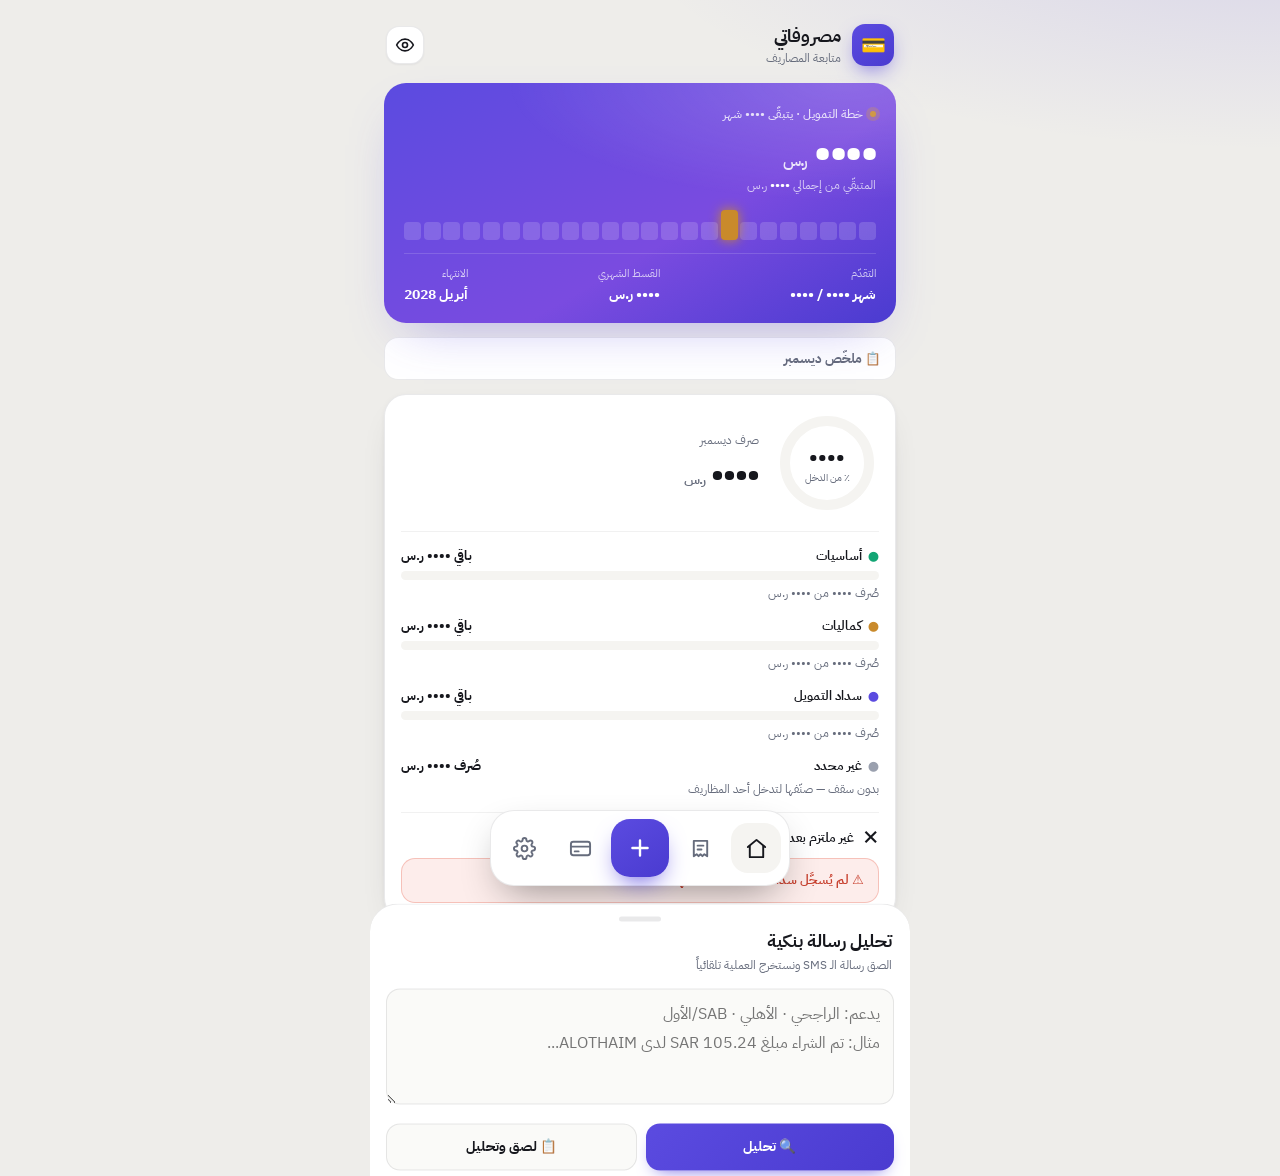
<file: index.html>
<!DOCTYPE html>
<html lang="ar" dir="rtl">
<head>
<meta charset="UTF-8">
<meta name="viewport" content="width=device-width, initial-scale=1.0">
<meta name="theme-color" content="#4f46e5">
<title>مصروفاتي 💳</title>
<link rel="manifest" href="manifest.json">
<meta name="apple-mobile-web-app-capable" content="yes">
<meta name="apple-mobile-web-app-status-bar-style" content="default">
<meta name="apple-mobile-web-app-title" content="مصروفاتي">
<link rel="apple-touch-icon" href="icons/icon-180.png">
<link rel="icon" type="image/png" href="icons/icon-192.png">
<script>
  // set theme before paint to avoid flash
  (function(){
    try {
      var t = localStorage.getItem('theme_v2');
      if (!t) t = window.matchMedia && window.matchMedia('(prefers-color-scheme: dark)').matches ? 'dark' : 'light';
      document.documentElement.setAttribute('data-theme', t);
    } catch(e) { document.documentElement.setAttribute('data-theme', 'light'); }
  })();
</script>
<link rel="preconnect" href="https://fonts.googleapis.com">
<link rel="preconnect" href="https://fonts.gstatic.com" crossorigin>
<link href="https://fonts.googleapis.com/css2?family=IBM+Plex+Sans+Arabic:wght@300;400;500;600;700&family=Tajawal:wght@400;500;700;800&display=swap" rel="stylesheet">
<link rel="stylesheet" href="css/style.css">
</head>
<body class="priv">
<div class="container">

  <div class="header">
    <div class="brand">
      <div class="logo">💳</div>
      <div class="brand-txt"><h1>مصروفاتي</h1><p>متابعة المصاريف</p></div>
    </div>
    <div class="header-actions">
      <button class="icon-btn" id="eye-btn" onclick="togglePrivacy()" title="إظهار/إخفاء الأرقام" aria-label="إظهار أو إخفاء الأرقام">👁️</button>
    </div>
  </div>

  <!-- TAB: PARSE (home = dashboard) -->
  <div id="sec-parse">
    <div id="dashboard"></div>
  </div>

  <!-- TAB: HISTORY -->
  <div id="sec-history">
    <div class="page-title">السجل</div>
    <div id="history-content"></div>
  </div>

  <!-- TAB: ACCOUNTS -->
  <div id="sec-accounts">
    <div class="page-title">الحسابات</div>
    <div id="accounts-content"></div>
  </div>

  <!-- TAB: SETTINGS -->
  <div id="sec-settings">
    <div class="page-title">الإعدادات</div>
    <div id="settings-content"></div>
  </div>

</div>

<!-- Add/Analyze bottom sheet (opened by the + FAB) -->
<div class="backdrop" id="add-backdrop" onclick="closeAddSheet()"></div>
<div class="sheet" id="add-sheet">
  <div class="sheet-handle"></div>
  <div class="sheet-title">تحليل رسالة بنكية</div>
  <div class="sheet-desc">الصق رسالة الـ SMS ونستخرج العملية تلقائياً</div>
  <div class="field">
    <textarea id="sms-input" placeholder="يدعم: الراجحي · الأهلي · SAB/الأول&#10;مثال: تم الشراء مبلغ SAR 105.24 لدى ALOTHAIM..."></textarea>
  </div>
  <div class="btn-row">
    <button class="btn btn-primary" onclick="analyze()">🔍 تحليل</button>
    <button class="btn btn-outline" id="btn-paste" onclick="pasteAndAnalyze()">📋 لصق وتحليل</button>
    <button class="btn btn-green" id="btn-savetop" onclick="saveEntry()" style="display:none">💾 حفظ وإرسال</button>
  </div>
  <div id="result-area"></div>
  <details class="manual-details">
    <summary>➕ إدخال يدوي</summary>
    <div class="field-row">
      <div class="field"><label>التاريخ</label><input type="date" id="m-date"></div>
      <div class="field"><label id="m-amount-label">المبلغ (ر.س)</label><input type="number" id="m-amount" placeholder="0.00" step="0.01" oninput="updateManualConvertedHint()"></div>
    </div>
    <div class="field-row">
      <div class="field"><label>العملة</label>
        <div class="chip-group">
          <button type="button" class="chip active" id="m-cur-sar" onclick="setManualCurrency('SAR')">ر.س</button>
          <button type="button" class="chip" id="m-cur-ils" onclick="setManualCurrency('ILS')">₪ شيكل</button>
        </div>
      </div>
      <div class="field" id="m-rate-field" style="display:none">
        <label id="m-rate-label">سعر الصرف (₪ ← ر.س)</label>
        <input type="number" id="m-rate" step="0.0001" placeholder="مثال 0.98" oninput="updateManualConvertedHint()">
      </div>
    </div>
    <div id="m-converted-hint" style="display:none;margin:-8px 0 12px;font-size:12px;color:var(--muted)"></div>
    <div class="field"><label>التاجر / الجهة</label><input type="text" id="m-merchant" placeholder="مثال: كارفور" oninput="onManualMerchantInput()"></div>
    <div class="field-row">
      <div class="field"><label>التصنيف</label>
        <select id="m-type" onchange="this.dataset.userSet='1'">
          <option value="" disabled selected>— اختر التصنيف —</option>
          <option value="أساسيات">أساسيات</option>
          <option value="كماليات">كماليات</option>
          <option value="سداد التمويل">سداد التمويل</option>
          <option value="غير محدد">غير محدد</option>
        </select>
      </div>
      <div class="field"><label>طريقة الدفع</label>
        <div class="chip-group" style="margin-bottom:7px">
          <button type="button" class="chip" onclick="setManualMethod('نقد')">💵 نقد</button>
          <button type="button" class="chip" onclick="setManualMethod('تحويل')">🔁 تحويل</button>
          <button type="button" class="chip" onclick="setManualMethod('بطاقة')">💳 بطاقة</button>
        </div>
        <input type="text" id="m-method" placeholder="أو اكتب طريقة أخرى" oninput="syncManualMethodChips()">
      </div>
    </div>
    <div class="field"><label>ملاحظة (اختياري)</label><input type="text" id="m-note" placeholder="مثال: قسمتها مع فلان"></div>
    <div class="field"><label>👥 نيابة عن (اختياري)</label><input type="text" id="m-behalf" list="people-list" placeholder="اكتب اسم الشخص أو اختر من القائمة"></div>
    <button class="btn btn-green" onclick="saveManual()">💾 حفظ</button>
    <div id="manual-status"></div>
  </details>
</div>

<!-- Bottom navigation (Design 2) -->
<nav class="bottomnav"><div class="bottomnav-inner">
  <button class="navbtn active" data-tab="parse" onclick="switchTab('parse',this)" aria-label="الرئيسية">
    <svg viewBox="0 0 24 24" fill="none" stroke="currentColor" stroke-width="2" stroke-linecap="round" stroke-linejoin="round"><path d="M3 10.5 12 3l9 7.5"/><path d="M5 9.5V21h14V9.5"/></svg></button>
  <button class="navbtn" data-tab="history" onclick="switchTab('history',this)" aria-label="السجل">
    <svg viewBox="0 0 24 24" fill="none" stroke="currentColor" stroke-width="2" stroke-linecap="round" stroke-linejoin="round"><path d="M5 4h14v16l-3-2-2 2-2-2-2 2-2-2-3 2z"/><path d="M9 9h6M9 13h4"/></svg></button>
  <button class="navbtn fab" onclick="openAddSheet()" aria-label="تحليل رسالة">
    <svg viewBox="0 0 24 24" fill="none" stroke="currentColor" stroke-width="2.2" stroke-linecap="round"><path d="M12 5v14M5 12h14"/></svg></button>
  <button class="navbtn" data-tab="accounts" onclick="switchTab('accounts',this)" aria-label="الحسابات">
    <svg viewBox="0 0 24 24" fill="none" stroke="currentColor" stroke-width="2" stroke-linecap="round" stroke-linejoin="round"><rect x="2" y="5" width="20" height="14" rx="2.5"/><path d="M2 10h20"/><path d="M6 15h4"/></svg></button>
  <button class="navbtn" data-tab="settings" onclick="switchTab('settings',this)" aria-label="الإعدادات">
    <svg viewBox="0 0 24 24" fill="none" stroke="currentColor" stroke-width="2" stroke-linecap="round" stroke-linejoin="round"><circle cx="12" cy="12" r="3"/><path d="M19.4 15a1.65 1.65 0 0 0 .33 1.82l.06.06a2 2 0 1 1-2.83 2.83l-.06-.06a1.65 1.65 0 0 0-1.82-.33 1.65 1.65 0 0 0-1 1.51V21a2 2 0 0 1-4 0v-.09A1.65 1.65 0 0 0 9 19.4a1.65 1.65 0 0 0-1.82.33l-.06.06a2 2 0 1 1-2.83-2.83l.06-.06a1.65 1.65 0 0 0 .33-1.82 1.65 1.65 0 0 0-1.51-1H3a2 2 0 0 1 0-4h.09A1.65 1.65 0 0 0 4.6 9a1.65 1.65 0 0 0-.33-1.82l-.06-.06a2 2 0 1 1 2.83-2.83l.06.06a1.65 1.65 0 0 0 1.82.33H9a1.65 1.65 0 0 0 1-1.51V3a2 2 0 0 1 4 0v.09a1.65 1.65 0 0 0 1 1.51 1.65 1.65 0 0 0 1.82-.33l.06-.06a2 2 0 1 1 2.83 2.83l-.06.06a1.65 1.65 0 0 0-.33 1.82V9a1.65 1.65 0 0 0 1.51 1H21a2 2 0 0 1 0 4h-.09a1.65 1.65 0 0 0-1.51 1z"/></svg></button>
</div></nav>

<!-- قائمة اقتراحات الأسماء المشتركة لكل حقول "نيابة عن" — تُملأ من js/render.js -->
<datalist id="people-list"></datalist>

<!-- قائمة اقتراحات البطاقات/الحسابات — تُملأ من js/render.js -->
<datalist id="accounts-list"></datalist>

<!-- مُدخل ملف مخفي لاستعادة النسخة الاحتياطية -->
<input type="file" id="import-file" accept="application/json,.json" style="display:none" onchange="importBackupFile(this)">

<!-- مُدخل ملف مخفي لاستيراد كشف حساب PDF (استيراد بالجملة) -->
<input type="file" id="bulkimport-file" accept="application/pdf,.pdf" style="display:none" onchange="handleStatementFile(this)">

<!-- Edit modal -->
<div id="edit-modal" class="modal-backdrop hidden" onclick="if(event.target===this)closeEdit()">
  <div class="modal-card">
    <div class="modal-title">✎ تعديل العملية</div>
    <div class="field"><label>التاجر</label><input type="text" id="e-merchant"></div>
    <div class="field-row">
      <div class="field"><label id="e-amount-label">المبلغ (ر.س)</label><input type="number" id="e-amount" step="0.01"></div>
      <div class="field"><label>التاريخ</label><input type="date" id="e-date"></div>
    </div>
    <div class="field-row">
      <div class="field">
        <label>التصنيف</label>
        <select id="e-type">
          <option value="أساسيات">أساسيات</option>
          <option value="كماليات">كماليات</option>
          <option value="سداد التمويل">سداد التمويل</option>
          <option value="غير محدد">غير محدد</option>
          <option value="إضافة">إضافة (وارد)</option>
          <option value="استرداد">استرداد</option>
          <option value="حوالة واردة">حوالة واردة</option>
          <option value="راتب">راتب</option>
          <option value="سداد بطاقة">سداد بطاقة</option>
        </select>
      </div>
      <div class="field">
        <label>الاتجاه</label>
        <select id="e-direction">
          <option value="debit">خصم</option>
          <option value="credit">إضافة</option>
        </select>
      </div>
    </div>
    <div class="field"><label>ملاحظة</label><input type="text" id="e-note"></div>
    <div class="field"><label>👥 نيابة عن (اختياري)</label><input type="text" id="e-behalf" list="people-list"></div>
    <div id="edit-status"></div>
    <div class="btn-row" style="margin-top:14px">
      <button class="btn btn-green" onclick="saveEdit()">💾 حفظ التعديلات</button>
      <button class="btn btn-outline" onclick="closeEdit()">إلغاء</button>
    </div>
  </div>
</div>

<script src="js/config.js"></script>
<script src="js/parsers.js"></script>
<script src="js/charts.js"></script>
<script src="js/save.js"></script>
<script src="js/bulkimport.js"></script>
<script src="js/render.js"></script>
<script src="js/i18n.js"></script>
<script src="js/app.js"></script>
<script>
  // تسجيل Service Worker لتشغيل التطبيق دون اتصال وتثبيته على الجوال
  if ('serviceWorker' in navigator) {
    window.addEventListener('load', function() {
      navigator.serviceWorker.register('sw.js').catch(function(){});
    });
  }
</script>
</body>
</html>
</file>
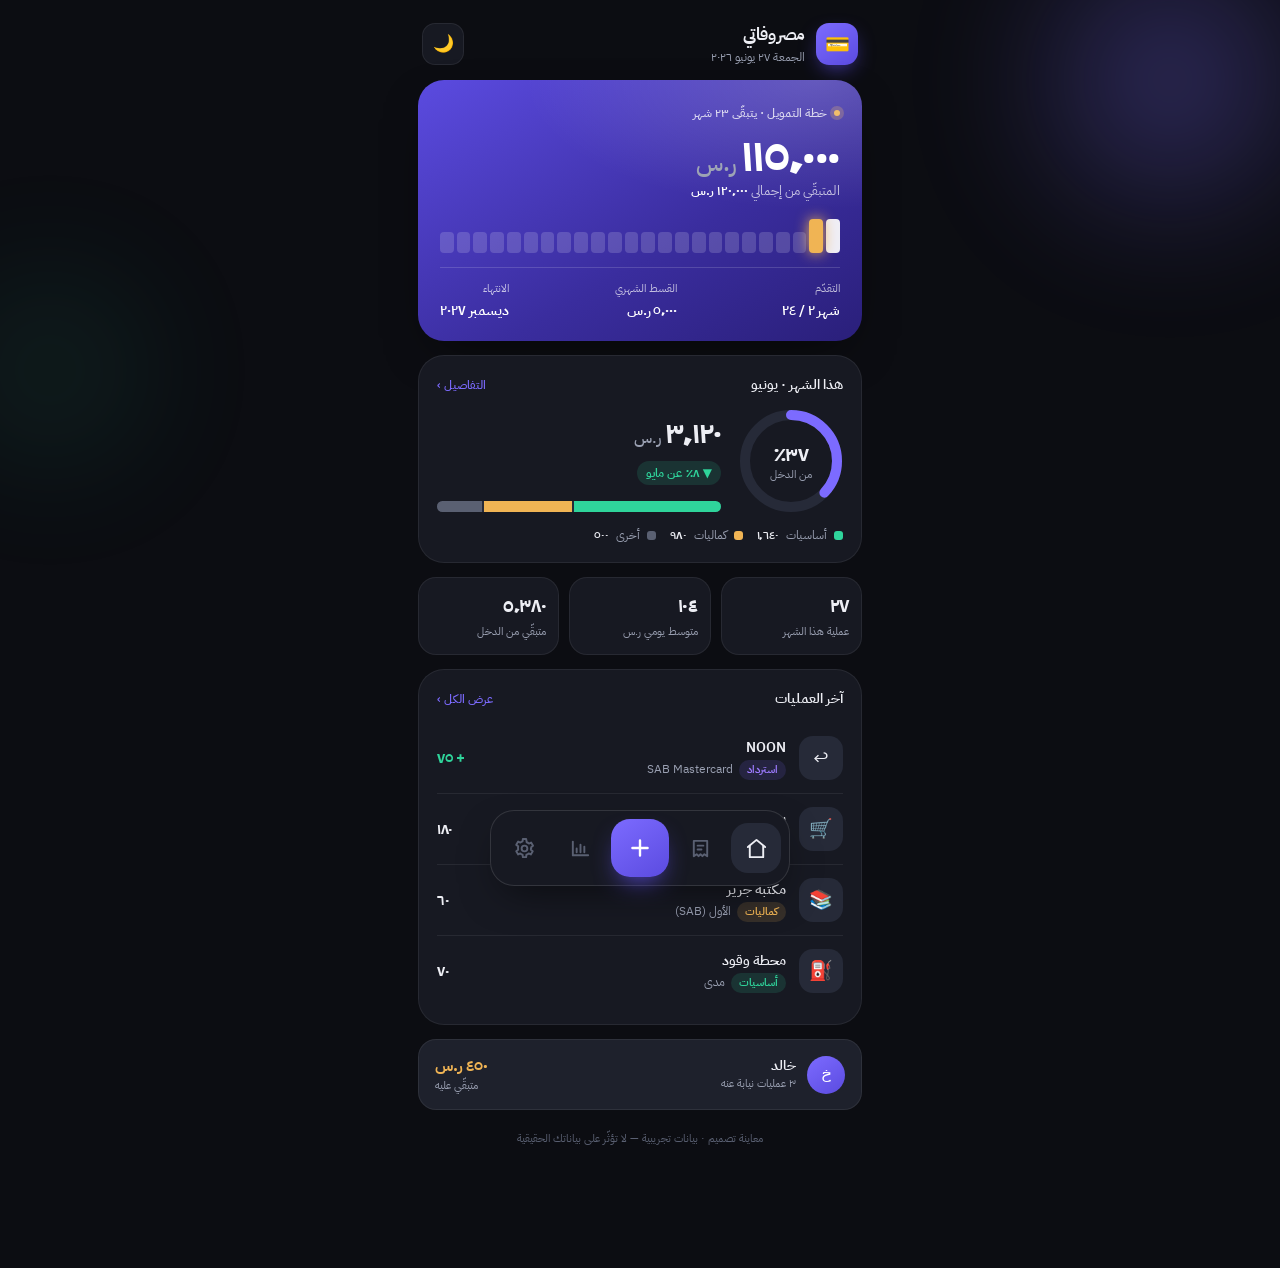
<file: preview/index.html>
<!DOCTYPE html>
<html lang="ar" dir="rtl" data-theme="dark">
<head>
<meta charset="UTF-8">
<meta name="viewport" content="width=device-width, initial-scale=1, viewport-fit=cover">
<title>مصروفاتي — معاينة التصميم ٢٠٣٠</title>
<link rel="preconnect" href="https://fonts.googleapis.com">
<link rel="preconnect" href="https://fonts.gstatic.com" crossorigin>
<link href="https://fonts.googleapis.com/css2?family=IBM+Plex+Sans+Arabic:wght@300;400;500;600;700&display=swap" rel="stylesheet">
<style>
:root{
  --bg:#0C0D12; --bg-2:#0F1118;
  --surface:#171922; --surface-2:#1E212C; --surface-3:#262A38;
  --line:rgba(255,255,255,.07); --line-2:rgba(255,255,255,.12);
  --text:#EDEEF4; --muted:#9AA0B2; --faint:#5A6072;
  --violet:#7C6BFF; --violet-2:#9D7BFF; --violet-ink:#5B4BE0;
  --mint:#2FD49B; --mint-dim:rgba(47,212,155,.14);
  --coral:#FF6B5A; --coral-dim:rgba(255,107,90,.14);
  --gold:#F0B454; --gold-dim:rgba(240,180,84,.14);
  --r-lg:26px; --r-md:18px; --r-sm:12px;
  --shadow:0 18px 50px -20px rgba(0,0,0,.7);
  --ease:cubic-bezier(.22,.61,.36,1);
}
[data-theme="light"]{
  --bg:#EEEDEA; --bg-2:#F5F4F1;
  --surface:#FFFFFF; --surface-2:#FAFAF8; --surface-3:#F0F0EC;
  --line:rgba(20,20,30,.08); --line-2:rgba(20,20,30,.14);
  --text:#16171D; --muted:#666C7C; --faint:#9AA0AE;
  --violet:#5B4BE0; --violet-2:#7A5BF0; --violet-ink:#4A3BD0;
  --mint:#12A574; --mint-dim:rgba(18,165,116,.12);
  --coral:#E5503C; --coral-dim:rgba(229,80,60,.12);
  --gold:#C98A2B; --gold-dim:rgba(201,138,43,.14);
  --shadow:0 18px 44px -24px rgba(40,40,60,.45);
}
*{box-sizing:border-box;margin:0;padding:0;-webkit-tap-highlight-color:transparent}
html,body{height:100%}
body{
  font-family:'IBM Plex Sans Arabic',system-ui,sans-serif;
  background:var(--bg); color:var(--text);
  font-variant-numeric:tabular-nums; line-height:1.5;
  -webkit-font-smoothing:antialiased;
  overflow-x:hidden;
}
.num{font-variant-numeric:tabular-nums;letter-spacing:-.01em}
.riyal{font-size:.52em;font-weight:500;color:var(--muted);margin-inline-start:4px;letter-spacing:0}

/* ===== Shell ===== */
.app{max-width:480px;margin:0 auto;min-height:100%;position:relative;padding:0 18px 120px}
.aurora{position:fixed;inset:0;z-index:0;pointer-events:none;overflow:hidden}
.aurora i{position:absolute;border-radius:50%;filter:blur(70px);opacity:.5}
.aurora i:nth-child(1){width:340px;height:340px;background:radial-gradient(circle,var(--violet),transparent 70%);top:-90px;inset-inline-start:-60px;opacity:.45}
.aurora i:nth-child(2){width:260px;height:260px;background:radial-gradient(circle,var(--mint),transparent 70%);top:240px;inset-inline-end:-80px;opacity:.16}
[data-theme="light"] .aurora i{opacity:.3}
.app>*{position:relative;z-index:1}

/* ===== Top bar ===== */
.top{display:flex;align-items:center;justify-content:space-between;padding:22px 4px 14px}
.brand{display:flex;align-items:center;gap:11px}
.logo{width:42px;height:42px;border-radius:13px;background:linear-gradient(145deg,var(--violet),var(--violet-ink));
  display:grid;place-items:center;font-size:20px;box-shadow:0 8px 22px -8px var(--violet-ink)}
.brand h1{font-size:17px;font-weight:700;letter-spacing:-.02em}
.brand p{font-size:11.5px;color:var(--muted);font-weight:400;margin-top:1px}
.icon-btn{width:42px;height:42px;border-radius:13px;border:1px solid var(--line);background:var(--surface);
  color:var(--text);display:grid;place-items:center;cursor:pointer;font-size:17px;transition:.2s var(--ease)}
.icon-btn:active{transform:scale(.92)}

/* ===== Screens ===== */
.screen{display:none;animation:rise .5s var(--ease) both}
.screen.on{display:block}
@keyframes rise{from{opacity:0;transform:translateY(14px)}to{opacity:1;transform:none}}
.stagger>*{animation:rise .55s var(--ease) both}
.stagger>*:nth-child(2){animation-delay:.05s}
.stagger>*:nth-child(3){animation-delay:.1s}
.stagger>*:nth-child(4){animation-delay:.15s}
.stagger>*:nth-child(5){animation-delay:.2s}
.stagger>*:nth-child(6){animation-delay:.25s}

/* ===== Hero (financing) ===== */
.hero{position:relative;border-radius:var(--r-lg);padding:24px 22px 20px;overflow:hidden;
  background:linear-gradient(150deg,var(--violet-ink),#3A2D9E 60%,#2A1F7A);
  box-shadow:var(--shadow);color:#fff}
.hero::after{content:"";position:absolute;inset:0;background:
  radial-gradient(120% 90% at 90% 0%,rgba(255,255,255,.18),transparent 55%);pointer-events:none}
.hero .eyebrow{display:flex;align-items:center;gap:7px;font-size:12px;font-weight:500;color:rgba(255,255,255,.78);position:relative}
.hero .dot{width:6px;height:6px;border-radius:50%;background:var(--gold);box-shadow:0 0 0 4px rgba(240,180,84,.25)}
.hero .big{font-size:46px;font-weight:700;letter-spacing:-.03em;line-height:1.05;margin:10px 0 2px;position:relative}
.hero .sub{font-size:12.5px;color:rgba(255,255,255,.7);position:relative}
.hero .sub b{color:#fff;font-weight:600}

/* 24-tick burn-down comb */
.comb{display:flex;gap:3px;margin:18px 0 14px;height:34px;align-items:flex-end;position:relative}
.comb span{flex:1;border-radius:4px;background:rgba(255,255,255,.16);height:60%;transition:.4s var(--ease)}
.comb span.paid{background:rgba(255,255,255,.92);height:100%}
.comb span.now{background:var(--gold);height:100%;box-shadow:0 0 14px var(--gold);animation:pulse 2.2s var(--ease) infinite}
@keyframes pulse{0%,100%{box-shadow:0 0 8px var(--gold)}50%{box-shadow:0 0 18px var(--gold)}}
.hero-foot{display:flex;justify-content:space-between;gap:8px;position:relative;
  border-top:1px solid rgba(255,255,255,.15);padding-top:13px}
.hero-foot div{font-size:11px;color:rgba(255,255,255,.7)}
.hero-foot b{display:block;font-size:14px;color:#fff;font-weight:600;margin-top:3px}

/* ===== Cards ===== */
.card{background:var(--surface);border:1px solid var(--line);border-radius:var(--r-lg);padding:18px;margin-top:14px}
.card-h{display:flex;align-items:center;justify-content:space-between;margin-bottom:14px}
.card-h .t{font-size:14px;font-weight:600}
.card-h .more{font-size:12px;color:var(--violet);font-weight:500}

/* month spend: donut + spine */
.spend-grid{display:flex;gap:18px;align-items:center}
.donut{position:relative;width:104px;height:104px;flex:none}
.donut svg{transform:rotate(-90deg)}
.donut .mid{position:absolute;inset:0;display:grid;place-content:center;text-align:center}
.donut .mid b{font-size:20px;font-weight:700;letter-spacing:-.02em}
.donut .mid span{font-size:10.5px;color:var(--muted);display:block;margin-top:-2px}
.spend-info{flex:1;min-width:0}
.spend-info .amt{font-size:30px;font-weight:700;letter-spacing:-.03em}
.spend-info .delta{display:inline-flex;align-items:center;gap:4px;font-size:12px;font-weight:600;
  padding:3px 9px;border-radius:999px;margin-top:6px}
.delta.down{color:var(--mint);background:var(--mint-dim)}
.delta.up{color:var(--coral);background:var(--coral-dim)}

.spine{display:flex;height:11px;border-radius:6px;overflow:hidden;margin-top:16px;gap:2px;background:var(--surface-3)}
.spine i{display:block;height:100%}
.legend{display:flex;flex-wrap:wrap;gap:14px;margin-top:13px}
.legend div{display:flex;align-items:center;gap:7px;font-size:12px;color:var(--muted)}
.legend b{color:var(--text);font-weight:600}
.swatch{width:9px;height:9px;border-radius:3px}

/* stat row */
.stats{display:grid;grid-template-columns:repeat(3,1fr);gap:10px;margin-top:14px}
.stat{background:var(--surface);border:1px solid var(--line);border-radius:var(--r-md);padding:14px 12px}
.stat .v{font-size:19px;font-weight:700;letter-spacing:-.02em}
.stat .k{font-size:11px;color:var(--muted);margin-top:3px}

/* transactions */
.tx{display:flex;align-items:center;gap:13px;padding:13px 0;border-bottom:1px solid var(--line)}
.tx:last-child{border-bottom:0}
.tx .ic{width:44px;height:44px;border-radius:14px;flex:none;display:grid;place-items:center;font-size:19px;
  background:var(--surface-3)}
.tx .body{flex:1;min-width:0}
.tx .body .n{font-size:14px;font-weight:600;white-space:nowrap;overflow:hidden;text-overflow:ellipsis}
.tx .body .m{font-size:11.5px;color:var(--muted);margin-top:2px;display:flex;align-items:center;gap:6px}
.pill{font-size:10.5px;font-weight:600;padding:2px 8px;border-radius:999px}
.pill.ess{color:var(--mint);background:var(--mint-dim)}
.pill.lux{color:var(--gold);background:var(--gold-dim)}
.pill.in{color:var(--violet-2);background:rgba(124,107,255,.14)}
.tx .amt{font-size:15px;font-weight:700;letter-spacing:-.02em;white-space:nowrap}
.tx .amt.plus{color:var(--mint)}

/* behalf mini */
.behalf{display:flex;align-items:center;justify-content:space-between;background:var(--surface-2);
  border:1px solid var(--line);border-radius:var(--r-md);padding:14px 16px;margin-top:14px}
.behalf .l{display:flex;align-items:center;gap:11px}
.behalf .av{width:38px;height:38px;border-radius:50%;background:linear-gradient(145deg,var(--violet),var(--violet-ink));
  display:grid;place-items:center;color:#fff;font-weight:600;font-size:14px}
.behalf .nm{font-size:13.5px;font-weight:600}
.behalf .sm{font-size:11px;color:var(--muted)}
.behalf .owe{font-size:16px;font-weight:700;color:var(--gold)}

/* ===== Analyze screen ===== */
.sms-box{background:var(--surface);border:1px solid var(--line);border-radius:var(--r-lg);padding:16px;margin-top:6px}
.sms-box textarea{width:100%;border:0;background:transparent;color:var(--text);font-family:inherit;
  font-size:13.5px;resize:none;height:84px;line-height:1.7}
.sms-box textarea::placeholder{color:var(--faint)}
.row-btn{display:flex;gap:10px;margin-top:12px}
.btn{flex:1;border:0;border-radius:14px;padding:14px;font-family:inherit;font-size:14px;font-weight:600;
  cursor:pointer;transition:.2s var(--ease)}
.btn:active{transform:scale(.97)}
.btn-primary{background:linear-gradient(145deg,var(--violet),var(--violet-ink));color:#fff;
  box-shadow:0 12px 26px -12px var(--violet-ink)}
.btn-ghost{background:var(--surface-3);color:var(--text)}

.result{margin-top:16px;border-radius:var(--r-lg);overflow:hidden;border:1px solid var(--line)}
.result .head{padding:22px;background:linear-gradient(150deg,rgba(47,212,155,.16),transparent);
  border-bottom:1px solid var(--line)}
.result .head .big{font-size:38px;font-weight:700;color:var(--mint);letter-spacing:-.03em}
.result .head .mer{font-size:14px;font-weight:600;margin-top:4px}
.result .head .mer span{color:var(--muted);font-weight:400}
.result .head .tag{display:inline-flex;align-items:center;gap:6px;margin-top:11px;font-size:12px;font-weight:600;
  padding:6px 13px;border-radius:999px;background:rgba(124,107,255,.16);color:var(--violet-2)}
.result .body{padding:18px}

.recon{border-radius:var(--r-md);padding:15px 16px;background:var(--mint-dim);
  border:1px solid rgba(47,212,155,.3);margin-bottom:16px}
.recon .rt{font-size:13px;font-weight:700;color:var(--mint);display:flex;align-items:center;gap:7px}
.recon .rl{font-size:12px;color:var(--text);margin-top:8px;line-height:1.7}
.recon .rl b{color:var(--mint)}
.recon .rbtn{margin-top:12px;border:1px solid rgba(47,212,155,.4);background:transparent;color:var(--mint);
  border-radius:11px;padding:9px 14px;font-family:inherit;font-size:12.5px;font-weight:600;cursor:pointer}
.field{margin-bottom:14px}
.field label{font-size:12px;color:var(--muted);font-weight:500;display:block;margin-bottom:7px}
.field select,.field input{width:100%;border:1px solid var(--line);background:var(--surface-2);color:var(--text);
  border-radius:12px;padding:13px 14px;font-family:inherit;font-size:14px}

/* ===== History ===== */
.chips{display:flex;gap:8px;overflow-x:auto;padding:4px 0 10px;margin-top:6px;scrollbar-width:none}
.chips::-webkit-scrollbar{display:none}
.chip{flex:none;border:1px solid var(--line);background:var(--surface);color:var(--muted);
  border-radius:999px;padding:9px 16px;font-size:12.5px;font-weight:600;cursor:pointer;transition:.2s var(--ease);white-space:nowrap}
.chip.on{background:var(--text);color:var(--bg);border-color:var(--text)}
.search{display:flex;align-items:center;gap:10px;background:var(--surface);border:1px solid var(--line);
  border-radius:14px;padding:0 14px;margin-top:6px}
.search input{flex:1;border:0;background:transparent;color:var(--text);font-family:inherit;font-size:13.5px;padding:13px 0}
.search input::placeholder{color:var(--faint)}

/* ===== Financing screen ===== */
.proj{margin-top:14px}
.proj-row{display:flex;align-items:center;gap:12px;padding:13px 0;border-bottom:1px solid var(--line)}
.proj-row:last-child{border-bottom:0}
.proj-row .mo{font-size:13px;font-weight:600;width:92px}
.proj-row .bar{flex:1;height:8px;border-radius:5px;background:var(--surface-3);overflow:hidden}
.proj-row .bar i{display:block;height:100%;background:linear-gradient(90deg,var(--violet),var(--violet-2));border-radius:5px}
.proj-row .rem{font-size:12.5px;color:var(--muted);width:78px;text-align:end}
.proj-row.cur .mo{color:var(--gold)}

.section-title{font-size:13px;color:var(--muted);font-weight:600;margin:22px 4px 4px}

/* ===== Bottom nav ===== */
.nav{position:fixed;bottom:0;inset-inline:0;z-index:30;display:flex;justify-content:center;pointer-events:none;
  padding-bottom:max(14px,env(safe-area-inset-bottom))}
.nav-inner{pointer-events:auto;display:flex;align-items:center;gap:6px;background:var(--surface);
  border:1px solid var(--line-2);border-radius:24px;padding:8px;box-shadow:0 16px 40px -14px rgba(0,0,0,.6);
  backdrop-filter:blur(14px)}
.nav-btn{width:50px;height:50px;border:0;background:transparent;border-radius:17px;color:var(--faint);
  display:grid;place-items:center;cursor:pointer;transition:.2s var(--ease);position:relative}
.nav-btn svg{width:23px;height:23px}
.nav-btn.on{color:var(--text);background:var(--surface-3)}
.nav-btn.fab{width:58px;height:58px;border-radius:19px;color:#fff;
  background:linear-gradient(145deg,var(--violet),var(--violet-ink));box-shadow:0 12px 26px -10px var(--violet-ink)}
.nav-btn.fab svg{width:26px;height:26px}
.nav-btn:active{transform:scale(.9)}

.note{font-size:11px;color:var(--faint);text-align:center;margin-top:20px;line-height:1.7}

@media (prefers-reduced-motion:reduce){*{animation:none!important;transition:none!important}}
</style>
</head>
<body>
<div class="aurora"><i></i><i></i></div>
<div class="app">

  <div class="top">
    <div class="brand">
      <div class="logo">💳</div>
      <div><h1>مصروفاتي</h1><p>الجمعة ٢٧ يونيو ٢٠٢٦</p></div>
    </div>
    <button class="icon-btn" onclick="toggleTheme()" id="themeBtn" aria-label="تبديل المظهر">🌙</button>
  </div>

  <!-- ===================== DASHBOARD ===================== -->
  <section class="screen on stagger" id="s-dash">

    <div class="hero">
      <div class="eyebrow"><span class="dot"></span> خطة التمويل · يتبقّى ٢٣ شهر</div>
      <div class="big num">١١٥٬٠٠٠<span class="riyal">ر.س</span></div>
      <div class="sub">المتبقّي من إجمالي <b>١٢٠٬٠٠٠ ر.س</b></div>
      <div class="comb" id="comb"></div>
      <div class="hero-foot">
        <div>التقدّم<b class="num">شهر ٢ / ٢٤</b></div>
        <div>القسط الشهري<b class="num">٥٬٠٠٠ ر.س</b></div>
        <div>الانتهاء<b>ديسمبر ٢٠٢٧</b></div>
      </div>
    </div>

    <div class="card">
      <div class="card-h"><div class="t">هذا الشهر · يونيو</div><div class="more">التفاصيل ›</div></div>
      <div class="spend-grid">
        <div class="donut">
          <svg width="104" height="104" viewBox="0 0 104 104">
            <circle cx="52" cy="52" r="46" fill="none" stroke="var(--surface-3)" stroke-width="10"/>
            <circle cx="52" cy="52" r="46" fill="none" stroke="var(--violet)" stroke-width="10"
              stroke-linecap="round" stroke-dasharray="289" stroke-dashoffset="182"/>
          </svg>
          <div class="mid"><b class="num">٣٧٪</b><span>من الدخل</span></div>
        </div>
        <div class="spend-info">
          <div class="amt num">٣٬١٢٠<span class="riyal">ر.س</span></div>
          <div class="delta down">▼ ٨٪ عن مايو</div>
          <div class="spine">
            <i style="flex:1640;background:var(--mint)"></i>
            <i style="flex:980;background:var(--gold)"></i>
            <i style="flex:500;background:var(--faint)"></i>
          </div>
        </div>
      </div>
      <div class="legend">
        <div><span class="swatch" style="background:var(--mint)"></span>أساسيات <b class="num">١٬٦٤٠</b></div>
        <div><span class="swatch" style="background:var(--gold)"></span>كماليات <b class="num">٩٨٠</b></div>
        <div><span class="swatch" style="background:var(--faint)"></span>أخرى <b class="num">٥٠٠</b></div>
      </div>
    </div>

    <div class="stats">
      <div class="stat"><div class="v num">٢٧</div><div class="k">عملية هذا الشهر</div></div>
      <div class="stat"><div class="v num">١٠٤</div><div class="k">متوسط يومي ر.س</div></div>
      <div class="stat"><div class="v num">٥٬٣٨٠</div><div class="k">متبقّي من الدخل</div></div>
    </div>

    <div class="card">
      <div class="card-h"><div class="t">آخر العمليات</div><div class="more">عرض الكل ›</div></div>
      <div class="tx">
        <div class="ic">↩️</div>
        <div class="body"><div class="n">NOON</div><div class="m"><span class="pill in">استرداد</span> SAB Mastercard</div></div>
        <div class="amt plus num">+ ٧٥</div>
      </div>
      <div class="tx">
        <div class="ic">🛒</div>
        <div class="body"><div class="n">بنده — تموينات</div><div class="m"><span class="pill ess">أساسيات</span> الراجحي</div></div>
        <div class="amt num">١٨٠</div>
      </div>
      <div class="tx">
        <div class="ic">📚</div>
        <div class="body"><div class="n">مكتبة جرير</div><div class="m"><span class="pill lux">كماليات</span> الأول (SAB)</div></div>
        <div class="amt num">٦٠</div>
      </div>
      <div class="tx">
        <div class="ic">⛽</div>
        <div class="body"><div class="n">محطة وقود</div><div class="m"><span class="pill ess">أساسيات</span> مدى</div></div>
        <div class="amt num">٧٠</div>
      </div>
    </div>

    <div class="behalf">
      <div class="l">
        <div class="av">خ</div>
        <div><div class="nm">خالد</div><div class="sm">٣ عمليات نيابة عنه</div></div>
      </div>
      <div style="text-align:end"><div class="owe num">٤٥٠ ر.س</div><div class="sm">متبقّي عليه</div></div>
    </div>

    <div class="note">معاينة تصميم · بيانات تجريبية — لا تؤثّر على بياناتك الحقيقية</div>
  </section>

  <!-- ===================== ANALYZE ===================== -->
  <section class="screen" id="s-add">
    <h2 style="font-size:20px;font-weight:700;margin:8px 4px 0;letter-spacing:-.02em">تحليل رسالة بنكية</h2>
    <p style="font-size:12.5px;color:var(--muted);margin:4px 4px 14px">الصق رسالة الـ SMS ونستخرج العملية تلقائياً</p>

    <div class="sms-box">
      <textarea readonly>تم استرداد مبلغ قدره SAR 75.00 من NOON إلى بطاقة ائتمان SAB Mastercard Alfursan (1321)
الرصيد: SAR 1,842.50</textarea>
      <div class="row-btn">
        <button class="btn btn-primary">🔍 تحليل</button>
        <button class="btn btn-ghost">📋 لصق</button>
      </div>
    </div>

    <div class="result">
      <div class="head">
        <div class="big num">+ ٧٥٫٠٠<span class="riyal" style="color:rgba(47,212,155,.7)">ر.س</span></div>
        <div class="mer">NOON <span>· استرداد</span></div>
        <span class="tag">➕ استرداد</span>
      </div>
      <div class="body">
        <div class="recon">
          <div class="rt">💡 تنبيه مطابقة الرصيد</div>
          <div class="rl">الرصيد السابق <b class="num">١٬٥٠٠٫٠٠</b> · المتوقّع <b class="num">١٬٥٧٥٫٠٠</b> · الفعلي <b class="num">١٬٨٤٢٫٥٠</b><br>
          فرق <b class="num">٢٦٧٫٥٠ ر.س</b> زيادة غير مسجّل — غالباً استرداد لم تُسجّله.</div>
          <button class="rbtn">💵 سجّل الفرق المفقود</button>
        </div>
        <div class="field"><label>التصنيف</label>
          <select><option>استرداد</option><option>حوالة واردة</option><option>راتب</option></select>
        </div>
        <div class="field"><label>👥 سداد من شخص (اختياري)</label>
          <input placeholder="اسم الشخص — يُخصم من المتبقّي عليه"></div>
        <div class="row-btn"><button class="btn btn-primary">💾 حفظ وإرسال</button><button class="btn btn-ghost">مسح</button></div>
      </div>
    </div>
    <div class="note">معاينة تصميم · بيانات تجريبية</div>
  </section>

  <!-- ===================== HISTORY ===================== -->
  <section class="screen" id="s-hist">
    <h2 style="font-size:20px;font-weight:700;margin:8px 4px 0;letter-spacing:-.02em">السجل</h2>
    <div class="search"><span>🔍</span><input placeholder="ابحث: تاجر، مبلغ، ملاحظة…"></div>
    <div class="chips">
      <div class="chip on">الكل</div><div class="chip">أساسيات</div><div class="chip">كماليات</div>
      <div class="chip">سداد التمويل</div><div class="chip">⬇️ وارد</div><div class="chip">👥 نيابة</div><div class="chip">🔎 فجوات الرصيد</div>
    </div>

    <div class="card" style="margin-top:6px">
      <div class="card-h"><div class="t">يونيو ٢٠٢٦</div><div class="more num">٢٧ عملية · ٣٬١٢٠ ر.س</div></div>
      <div class="tx">
        <div class="ic">↩️</div>
        <div class="body"><div class="n">NOON</div><div class="m"><span class="pill in">استرداد</span> ٢٧ يونيو · ١٢:٥٦</div></div>
        <div class="amt plus num">+ ٧٥</div>
      </div>
      <div class="tx">
        <div class="ic">🛒</div>
        <div class="body"><div class="n">بنده — تموينات</div><div class="m"><span class="pill ess">أساسيات</span> ٢٦ يونيو · ٢٠:١٤</div></div>
        <div class="amt num">١٨٠</div>
      </div>
      <div class="tx">
        <div class="ic">📚</div>
        <div class="body"><div class="n">مكتبة جرير</div><div class="m"><span class="pill lux">كماليات</span> ٢٥ يونيو · ١٧:٠٢</div></div>
        <div class="amt num">٦٠</div>
      </div>
      <div class="tx">
        <div class="ic">🎬</div>
        <div class="body"><div class="n">Netflix</div><div class="m"><span class="pill lux">كماليات</span> ٢٤ يونيو · ٠٩:٠٠</div></div>
        <div class="amt num">٥٦</div>
      </div>
      <div class="tx">
        <div class="ic">💸</div>
        <div class="body"><div class="n">راتب</div><div class="m"><span class="pill in">راتب</span> ٢٥ يونيو · ٠٠:٠١</div></div>
        <div class="amt plus num">+ ٨٬٥٠٠</div>
      </div>
    </div>
    <div class="note">معاينة تصميم · بيانات تجريبية</div>
  </section>

  <!-- ===================== FINANCING ===================== -->
  <section class="screen" id="s-fin">
    <h2 style="font-size:20px;font-weight:700;margin:8px 4px 0;letter-spacing:-.02em">التمويل</h2>

    <div class="hero" style="margin-top:14px">
      <div class="eyebrow"><span class="dot"></span> سُدّد ٥٬٠٠٠ من ١٢٠٬٠٠٠</div>
      <div class="big num">١١٥٬٠٠٠<span class="riyal">ر.س</span></div>
      <div class="sub">متبقّي · بنسبة <b>٩٦٪</b> من التمويل</div>
      <div class="comb" id="comb2"></div>
      <div class="hero-foot">
        <div>القسط القادم<b>١ يوليو</b></div>
        <div>الأشهر المتبقية<b class="num">٢٣ شهر</b></div>
        <div>الدخل الشهري<b class="num">٨٬٥٠٠</b></div>
      </div>
    </div>

    <div class="section-title">التوقّع — الأشهر القادمة</div>
    <div class="card proj">
      <div class="proj-row cur"><div class="mo">يونيو ٢٦</div><div class="bar"><i style="width:4%"></i></div><div class="rem num">١١٥٬٠٠٠</div></div>
      <div class="proj-row"><div class="mo">يوليو ٢٦</div><div class="bar"><i style="width:8%"></i></div><div class="rem num">١١٠٬٠٠٠</div></div>
      <div class="proj-row"><div class="mo">أغسطس ٢٦</div><div class="bar"><i style="width:12%"></i></div><div class="rem num">١٠٥٬٠٠٠</div></div>
      <div class="proj-row"><div class="mo">سبتمبر ٢٦</div><div class="bar"><i style="width:15%"></i></div><div class="rem num">١٠٠٬٠٠٠</div></div>
      <div class="proj-row"><div class="mo">أكتوبر ٢٦</div><div class="bar"><i style="width:19%"></i></div><div class="rem num">٩٥٬٠٠٠</div></div>
    </div>
    <div class="note">معاينة تصميم · بيانات تجريبية</div>
  </section>

  <!-- ===================== SETTINGS (light) ===================== -->
  <section class="screen" id="s-set">
    <h2 style="font-size:20px;font-weight:700;margin:8px 4px 14px;letter-spacing:-.02em">الإعدادات</h2>
    <div class="card" style="margin-top:0">
      <div class="behalf" style="margin-top:0;background:transparent;border:0;padding:6px 0">
        <div class="l"><div class="av" style="background:var(--surface-3);color:var(--text)">☁️</div>
          <div><div class="nm">مزامنة Google Sheets</div><div class="sm">آخر مزامنة قبل ٣ دقائق</div></div></div>
        <div class="owe" style="color:var(--mint);font-size:13px">متصل ✓</div>
      </div>
    </div>
    <div class="card">
      <div class="field"><label>إجمالي التمويل</label><input value="١٢٠٬٠٠٠" readonly></div>
      <div class="field"><label>القسط الشهري</label><input value="٥٬٠٠٠" readonly></div>
      <div class="field" style="margin-bottom:0"><label>الراتب الشهري</label><input value="٨٬٥٠٠" readonly></div>
    </div>
    <div class="note">معاينة تصميم · بيانات تجريبية</div>
  </section>

</div>

<!-- ===================== NAV ===================== -->
<nav class="nav"><div class="nav-inner">
  <button class="nav-btn on" data-s="s-dash" onclick="go(this)" aria-label="لوحة">
    <svg viewBox="0 0 24 24" fill="none" stroke="currentColor" stroke-width="2" stroke-linecap="round" stroke-linejoin="round"><path d="M3 10.5 12 3l9 7.5"/><path d="M5 9.5V21h14V9.5"/></svg></button>
  <button class="nav-btn" data-s="s-hist" onclick="go(this)" aria-label="السجل">
    <svg viewBox="0 0 24 24" fill="none" stroke="currentColor" stroke-width="2" stroke-linecap="round" stroke-linejoin="round"><path d="M5 4h14v16l-3-2-2 2-2-2-2 2-2-2-3 2z"/><path d="M9 9h6M9 13h4"/></svg></button>
  <button class="nav-btn fab" data-s="s-add" onclick="go(this)" aria-label="تحليل">
    <svg viewBox="0 0 24 24" fill="none" stroke="currentColor" stroke-width="2.2" stroke-linecap="round"><path d="M12 5v14M5 12h14"/></svg></button>
  <button class="nav-btn" data-s="s-fin" onclick="go(this)" aria-label="التمويل">
    <svg viewBox="0 0 24 24" fill="none" stroke="currentColor" stroke-width="2" stroke-linecap="round" stroke-linejoin="round"><path d="M4 19V5"/><path d="M4 19h16"/><path d="M8 16v-4M12 16V8M16 16v-6"/></svg></button>
  <button class="nav-btn" data-s="s-set" onclick="go(this)" aria-label="الإعدادات">
    <svg viewBox="0 0 24 24" fill="none" stroke="currentColor" stroke-width="2" stroke-linecap="round" stroke-linejoin="round"><circle cx="12" cy="12" r="3"/><path d="M19 12a7 7 0 0 0-.1-1.3l2-1.5-2-3.4-2.3 1a7 7 0 0 0-2.3-1.3L13.7 2h-3.4l-.3 2.5A7 7 0 0 0 7.7 5.8l-2.3-1-2 3.4 2 1.5A7 7 0 0 0 5.3 12c0 .4 0 .9.1 1.3l-2 1.5 2 3.4 2.3-1a7 7 0 0 0 2.3 1.3l.3 2.5h3.4l.3-2.5a7 7 0 0 0 2.3-1.3l2.3 1 2-3.4-2-1.5c.1-.4.1-.9.1-1.3z"/></svg></button>
</div></nav>

<script>
// 24-month burn-down comb: 1 paid, month 2 current
function buildComb(id){
  var el=document.getElementById(id); if(!el) return;
  var html='';
  for(var i=1;i<=24;i++){
    var cls = i===1?'paid' : (i===2?'now':'');
    html+='<span class="'+cls+'"></span>';
  }
  el.innerHTML=html;
}
buildComb('comb'); buildComb('comb2');

function go(btn){
  document.querySelectorAll('.nav-btn').forEach(function(b){b.classList.remove('on')});
  btn.classList.add('on');
  document.querySelectorAll('.screen').forEach(function(s){s.classList.remove('on')});
  var t=document.getElementById(btn.dataset.s); if(t){t.classList.add('on');}
  window.scrollTo({top:0,behavior:'smooth'});
}
function toggleTheme(){
  var h=document.documentElement;
  var dark = h.getAttribute('data-theme')==='dark';
  h.setAttribute('data-theme', dark?'light':'dark');
  document.getElementById('themeBtn').textContent = dark?'☀️':'🌙';
}
</script>
</body>
</html>
</file>
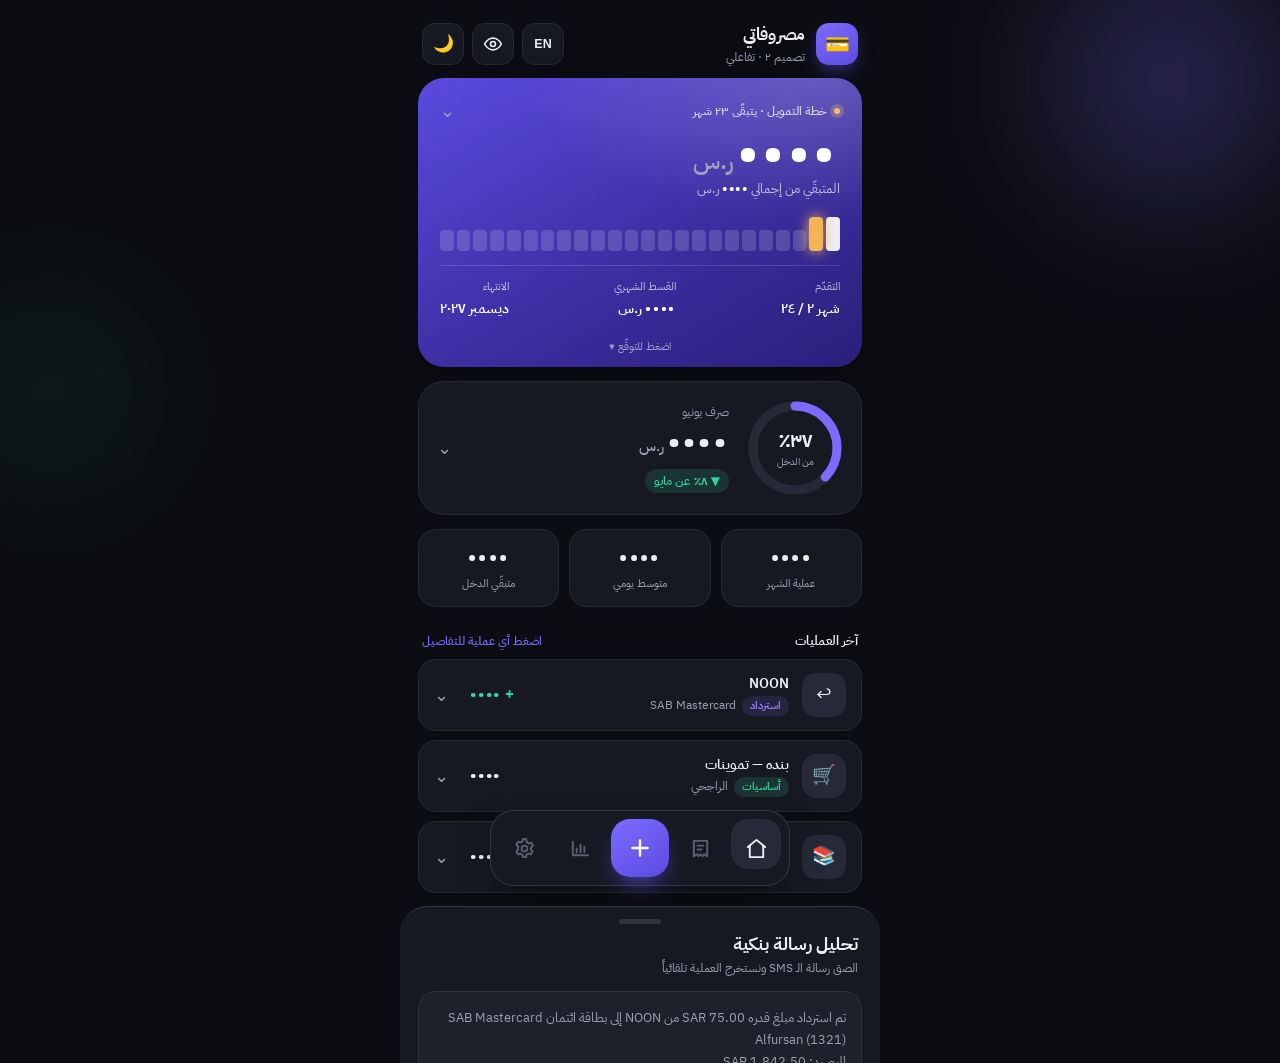
<file: preview2/index.html>
<!DOCTYPE html>
<html lang="ar" dir="rtl" data-theme="dark">
<head>
<meta charset="UTF-8">
<meta name="viewport" content="width=device-width, initial-scale=1, viewport-fit=cover">
<title>مصروفاتي — تصميم ٢ (تفاعلي)</title>
<link rel="preconnect" href="https://fonts.googleapis.com">
<link rel="preconnect" href="https://fonts.gstatic.com" crossorigin>
<link href="https://fonts.googleapis.com/css2?family=IBM+Plex+Sans+Arabic:wght@300;400;500;600;700&display=swap" rel="stylesheet">
<style>
:root{
  --bg:#0C0D12; --surface:#171922; --surface-2:#1E212C; --surface-3:#262A38;
  --line:rgba(255,255,255,.07); --line-2:rgba(255,255,255,.12);
  --text:#EDEEF4; --muted:#9AA0B2; --faint:#5A6072;
  --violet:#7C6BFF; --violet-2:#9D7BFF; --violet-ink:#5B4BE0;
  --mint:#2FD49B; --mint-dim:rgba(47,212,155,.14);
  --coral:#FF6B5A; --gold:#F0B454; --gold-dim:rgba(240,180,84,.14);
  --r-lg:26px; --r-md:18px;
  --shadow:0 18px 50px -20px rgba(0,0,0,.7);
  --ease:cubic-bezier(.22,.61,.36,1);
  --spring:cubic-bezier(.34,1.56,.64,1);
}
[data-theme="light"]{
  --bg:#EEEDEA; --surface:#FFFFFF; --surface-2:#FAFAF8; --surface-3:#F0F0EC;
  --line:rgba(20,20,30,.08); --line-2:rgba(20,20,30,.14);
  --text:#16171D; --muted:#666C7C; --faint:#9AA0AE;
  --violet:#5B4BE0; --violet-2:#7A5BF0; --violet-ink:#4A3BD0;
  --mint:#12A574; --mint-dim:rgba(18,165,116,.12);
  --coral:#E5503C; --gold:#C98A2B; --gold-dim:rgba(201,138,43,.14);
  --shadow:0 18px 44px -24px rgba(40,40,60,.45);
}
*{box-sizing:border-box;margin:0;padding:0;-webkit-tap-highlight-color:transparent}
html,body{height:100%}
body{font-family:'IBM Plex Sans Arabic',system-ui,sans-serif;background:var(--bg);color:var(--text);
  font-variant-numeric:tabular-nums;line-height:1.5;-webkit-font-smoothing:antialiased;overflow-x:hidden}
.num{font-variant-numeric:tabular-nums;letter-spacing:-.01em}
.riyal{font-size:.52em;font-weight:500;color:var(--muted);margin-inline-start:4px;letter-spacing:0}
.money.hid{letter-spacing:.12em}

.app{max-width:480px;margin:0 auto;min-height:100%;position:relative;padding:0 18px 130px}
.aurora{position:fixed;inset:0;z-index:0;pointer-events:none;overflow:hidden}
.aurora i{position:absolute;border-radius:50%;filter:blur(70px)}
.aurora i:nth-child(1){width:340px;height:340px;background:radial-gradient(circle,var(--violet),transparent 70%);top:-90px;inset-inline-start:-60px;opacity:.42}
.aurora i:nth-child(2){width:260px;height:260px;background:radial-gradient(circle,var(--mint),transparent 70%);top:260px;inset-inline-end:-80px;opacity:.15}
.app>*{position:relative;z-index:1}

.top{display:flex;align-items:center;justify-content:space-between;padding:22px 4px 12px}
.brand{display:flex;align-items:center;gap:11px}
.logo{width:42px;height:42px;border-radius:13px;background:linear-gradient(145deg,var(--violet),var(--violet-ink));
  display:grid;place-items:center;font-size:20px;box-shadow:0 8px 22px -8px var(--violet-ink)}
.brand h1{font-size:17px;font-weight:700;letter-spacing:-.02em}
.brand p{font-size:11.5px;color:var(--muted);margin-top:1px}
.top-actions{display:flex;gap:8px}
.icon-btn{width:42px;height:42px;border-radius:13px;border:1px solid var(--line);background:var(--surface);
  color:var(--text);display:grid;place-items:center;cursor:pointer;font-size:17px;transition:transform .2s var(--ease)}
.icon-btn svg{width:20px;height:20px}
.icon-btn.lng{font-size:12.5px;font-weight:700}
.icon-btn:active{transform:scale(.86)}

.screen{display:none}
.screen.on{display:block}
.intro>*{opacity:0;transform:translateY(16px);animation:rise .6s var(--ease) forwards}
.intro>*:nth-child(1){animation-delay:.05s}.intro>*:nth-child(2){animation-delay:.12s}
.intro>*:nth-child(3){animation-delay:.19s}.intro>*:nth-child(4){animation-delay:.26s}
.intro>*:nth-child(5){animation-delay:.33s}
@keyframes rise{to{opacity:1;transform:none}}

.exp{max-height:0;overflow:hidden;transition:max-height .46s var(--ease)}
.open>.exp,.xcard.open .exp{max-height:660px}
.exp-in{overflow:hidden;min-height:0}
.chev{transition:transform .4s var(--spring);color:var(--muted);font-size:18px;line-height:1}
.open .chev,.xcard.open .chev{transform:rotate(180deg)}

.hero{position:relative;border-radius:var(--r-lg);overflow:hidden;color:#fff;cursor:pointer;
  background:linear-gradient(150deg,var(--violet-ink),#3A2D9E 60%,#2A1F7A);box-shadow:var(--shadow);
  transition:transform .35s var(--spring)}
.hero:active{transform:scale(.985)}
.hero-pad{padding:24px 22px 20px}
.hero::after{content:"";position:absolute;inset:0;background:radial-gradient(120% 90% at 90% 0%,rgba(255,255,255,.18),transparent 55%);pointer-events:none}
.eyebrow{display:flex;align-items:center;gap:7px;font-size:12px;font-weight:500;color:rgba(255,255,255,.78);position:relative}
.eyebrow .dot{width:6px;height:6px;border-radius:50%;background:var(--gold);box-shadow:0 0 0 4px rgba(240,180,84,.25)}
.hero .big{font-size:46px;font-weight:700;letter-spacing:-.03em;line-height:1.05;margin:10px 0 2px;position:relative}
.hero .sub{font-size:12.5px;color:rgba(255,255,255,.7);position:relative}
.hero .sub b{color:#fff;font-weight:600}
.comb{display:flex;gap:3px;margin:18px 0 14px;height:34px;align-items:flex-end;position:relative}
.comb span{flex:1;border-radius:4px;background:rgba(255,255,255,.16);height:0;transition:height .5s var(--spring)}
.comb span.paid{background:rgba(255,255,255,.92)}
.comb span.now{background:var(--gold);box-shadow:0 0 14px var(--gold);animation:pulse 2.2s var(--ease) infinite .8s}
@keyframes pulse{0%,100%{box-shadow:0 0 8px var(--gold)}50%{box-shadow:0 0 18px var(--gold)}}
.hero-foot{display:flex;justify-content:space-between;gap:8px;position:relative;border-top:1px solid rgba(255,255,255,.15);padding-top:13px}
.hero-foot div{font-size:11px;color:rgba(255,255,255,.7)}
.hero-foot b{display:block;font-size:14px;color:#fff;font-weight:600;margin-top:3px}
.hero-exp .exp-in{padding:0 22px 20px}
.hero-exp .row{display:flex;align-items:center;gap:11px;padding:11px 0;border-top:1px solid rgba(255,255,255,.12)}
.hero-exp .row .mo{font-size:12.5px;color:#fff;width:84px;font-weight:500}
.hero-exp .row .bar{flex:1;height:7px;border-radius:5px;background:rgba(255,255,255,.16);overflow:hidden}
.hero-exp .row .bar i{display:block;height:100%;width:0;background:var(--gold);border-radius:5px;transition:width .7s var(--ease)}
.hero-exp .row .rm{font-size:12px;color:rgba(255,255,255,.85);width:78px;text-align:end}
.tap-hint{font-size:10.5px;color:rgba(255,255,255,.55);text-align:center;padding-bottom:12px;position:relative}

.card{background:var(--surface);border:1px solid var(--line);border-radius:var(--r-lg);margin-top:14px;overflow:hidden}
.xhead{padding:18px;display:flex;align-items:center;justify-content:space-between;cursor:pointer;transition:background .2s}
.xhead:active{background:var(--surface-2)}
.spend-grid{display:flex;gap:18px;align-items:center;width:100%}
.donut{position:relative;width:96px;height:96px;flex:none}
.donut svg{transform:rotate(-90deg)}
.donut .ring{transition:stroke-dashoffset 1.1s var(--ease)}
.donut .mid{position:absolute;inset:0;display:grid;place-content:center;text-align:center}
.donut .mid b{font-size:19px;font-weight:700}
.donut .mid span{font-size:10px;color:var(--muted);display:block;margin-top:-2px}
.spend-info{flex:1;min-width:0;text-align:start}
.spend-info .amt{font-size:28px;font-weight:700;letter-spacing:-.03em}
.delta{display:inline-flex;align-items:center;gap:4px;font-size:12px;font-weight:600;padding:3px 9px;border-radius:999px;margin-top:6px;color:var(--mint);background:var(--mint-dim)}
.spend-exp .exp-in{padding:0 18px 18px}
.bars{display:flex;align-items:flex-end;gap:7px;height:90px;margin:6px 0 4px}
.bars .b{flex:1;display:flex;flex-direction:column;align-items:center;gap:6px;height:100%;justify-content:flex-end}
.bars .b i{width:100%;max-width:26px;border-radius:7px 7px 4px 4px;background:linear-gradient(var(--violet),var(--violet-ink));height:0;transition:height .6s var(--spring)}
.bars .b.peak i{background:linear-gradient(var(--gold),#c98a2b)}
.bars .b span{font-size:10px;color:var(--faint)}
.catrow{display:flex;align-items:center;gap:11px;padding:10px 0;border-top:1px solid var(--line)}
.catrow .sw{width:10px;height:10px;border-radius:3px;flex:none}
.catrow .nm{font-size:13px;flex:none;width:74px}
.catrow .track{flex:1;height:8px;border-radius:5px;background:var(--surface-3);overflow:hidden}
.catrow .track i{display:block;height:100%;width:0;border-radius:5px;transition:width .8s var(--ease)}
.catrow .vv{font-size:12.5px;font-weight:600;width:54px;text-align:end}

.stats{display:grid;grid-template-columns:repeat(3,1fr);gap:10px;margin-top:14px}
.stat{background:var(--surface);border:1px solid var(--line);border-radius:var(--r-md);padding:14px 12px;text-align:center}
.stat .v{font-size:19px;font-weight:700}
.stat .k{font-size:11px;color:var(--muted);margin-top:3px}

.txhead{font-size:13px;font-weight:600;margin:24px 4px 8px;display:flex;justify-content:space-between;align-items:center;gap:8px}
.txhead .more{font-size:12px;color:var(--violet);font-weight:500;text-align:end}
.xtx{background:var(--surface);border:1px solid var(--line);border-radius:var(--r-md);margin-bottom:9px;overflow:hidden;cursor:pointer;transition:transform .25s var(--spring),border-color .25s}
.xtx:active{transform:scale(.99)}
.xtx.open{border-color:var(--line-2)}
.tx-main{display:flex;align-items:center;gap:13px;padding:13px 15px}
.tx-main .ic{width:44px;height:44px;border-radius:14px;flex:none;display:grid;place-items:center;font-size:19px;background:var(--surface-3);transition:transform .3s var(--spring)}
.xtx.open .tx-main .ic{transform:scale(1.08) rotate(-6deg)}
.tx-main .body{flex:1;min-width:0;text-align:start}
.tx-main .n{font-size:14px;font-weight:600}
.tx-main .m{font-size:11.5px;color:var(--muted);margin-top:2px;display:flex;align-items:center;gap:6px}
.pill{font-size:10.5px;font-weight:600;padding:2px 8px;border-radius:999px}
.pill.ess{color:var(--mint);background:var(--mint-dim)}
.pill.lux{color:var(--gold);background:var(--gold-dim)}
.pill.in{color:var(--violet-2);background:rgba(124,107,255,.14)}
.tx-main .amt{font-size:15px;font-weight:700;white-space:nowrap}
.tx-main .amt.plus{color:var(--mint)}
.tx-detail{padding:0 15px 15px}
.tx-detail .grid{display:flex;gap:10px;flex-wrap:wrap;padding:12px 0;border-top:1px solid var(--line)}
.tx-detail .kv{flex:1;min-width:90px}
.tx-detail .kv span{font-size:10.5px;color:var(--muted);display:block}
.tx-detail .kv b{font-size:13px;font-weight:600}
.tx-acts{display:flex;gap:8px}
.tx-acts button{flex:1;border:1px solid var(--line);background:var(--surface-2);color:var(--text);
  border-radius:11px;padding:9px;font-family:inherit;font-size:12px;font-weight:600;cursor:pointer;transition:transform .2s}
.tx-acts button:active{transform:scale(.95)}
.tx-acts .del{color:var(--coral);border-color:rgba(255,107,90,.3)}

.nav{position:fixed;bottom:0;inset-inline:0;z-index:30;display:flex;justify-content:center;pointer-events:none;
  padding-bottom:max(14px,env(safe-area-inset-bottom))}
.nav-inner{pointer-events:auto;position:relative;display:flex;align-items:center;gap:6px;background:var(--surface);
  border:1px solid var(--line-2);border-radius:24px;padding:8px;box-shadow:0 16px 40px -14px rgba(0,0,0,.6);backdrop-filter:blur(14px)}
.glow{position:absolute;top:8px;height:50px;width:50px;border-radius:17px;background:var(--surface-3);
  transition:transform .42s var(--spring);z-index:0;inset-inline-start:8px}
.nav-btn{width:50px;height:50px;border:0;background:transparent;border-radius:17px;color:var(--faint);
  display:grid;place-items:center;cursor:pointer;transition:color .3s,transform .2s var(--ease);position:relative;z-index:1}
.nav-btn svg{width:23px;height:23px}
.nav-btn.on{color:var(--text)}
.nav-btn:active{transform:scale(.86)}
.nav-btn.fab{width:58px;height:58px;border-radius:19px;color:#fff;z-index:2;
  background:linear-gradient(145deg,var(--violet),var(--violet-ink));box-shadow:0 12px 26px -10px var(--violet-ink)}
.nav-btn.fab svg{width:26px;height:26px}
.nav-btn.fab:active{transform:scale(.9) rotate(90deg)}

.backdrop{position:fixed;inset:0;background:rgba(0,0,0,.55);opacity:0;pointer-events:none;transition:opacity .35s;z-index:40;backdrop-filter:blur(2px)}
.backdrop.on{opacity:1;pointer-events:auto}
.sheet{position:fixed;left:0;right:0;bottom:0;z-index:50;max-width:480px;margin:0 auto;background:var(--surface);
  border-radius:28px 28px 0 0;transform:translateY(101%);transition:transform .46s var(--ease);
  max-height:90vh;overflow-y:auto;border-top:1px solid var(--line-2);padding:0 18px 28px}
.sheet.on{transform:none}
.handle{width:42px;height:5px;border-radius:3px;background:var(--line-2);margin:12px auto 6px}
.sheet h3{font-size:18px;font-weight:700;margin:6px 4px 2px}
.sheet .desc{font-size:12px;color:var(--muted);margin:0 4px 14px}
.sms-box{background:var(--surface-2);border:1px solid var(--line);border-radius:var(--r-md);padding:15px;font-size:13px;color:var(--muted);line-height:1.7}
.result{margin-top:14px;border-radius:var(--r-md);overflow:hidden;border:1px solid var(--line)}
.result .head{padding:20px;background:linear-gradient(150deg,rgba(47,212,155,.16),transparent);border-bottom:1px solid var(--line)}
.result .head .big{font-size:34px;font-weight:700;color:var(--mint)}
.result .head .mer{font-size:13.5px;font-weight:600;margin-top:4px}
.result .head .mer span{color:var(--muted);font-weight:400}
.tag{display:inline-flex;align-items:center;gap:6px;margin-top:10px;font-size:12px;font-weight:600;padding:6px 13px;border-radius:999px;background:rgba(124,107,255,.16);color:var(--violet-2)}
.result .body{padding:16px}
.recon{border-radius:14px;padding:14px;background:var(--mint-dim);border:1px solid rgba(47,212,155,.3);margin-bottom:14px}
.recon .rt{font-size:13px;font-weight:700;color:var(--mint)}
.recon .rl{font-size:12px;margin-top:7px;line-height:1.7}
.recon .rl b{color:var(--mint)}
.btn{width:100%;border:0;border-radius:14px;padding:14px;font-family:inherit;font-size:14px;font-weight:600;cursor:pointer;
  background:linear-gradient(145deg,var(--violet),var(--violet-ink));color:#fff;transition:transform .2s}
.btn:active{transform:scale(.97)}

.chips{display:flex;gap:8px;overflow-x:auto;padding:6px 0 12px;scrollbar-width:none}
.chips::-webkit-scrollbar{display:none}
.chip{flex:none;border:1px solid var(--line);background:var(--surface);color:var(--muted);border-radius:999px;
  padding:9px 16px;font-size:12.5px;font-weight:600;cursor:pointer;transition:.25s var(--spring);white-space:nowrap}
.chip.on{background:var(--text);color:var(--bg);border-color:var(--text);transform:scale(1.04)}
.search{display:flex;align-items:center;gap:10px;background:var(--surface);border:1px solid var(--line);border-radius:14px;padding:0 14px}
.search input{flex:1;border:0;background:transparent;color:var(--text);font-family:inherit;font-size:13.5px;padding:13px 0}
.search input::placeholder{color:var(--faint)}
.h2{font-size:20px;font-weight:700;margin:8px 4px 10px;letter-spacing:-.02em}
.note{font-size:11px;color:var(--faint);text-align:center;margin-top:22px;line-height:1.7}

@media (prefers-reduced-motion:reduce){*{animation-duration:.01ms!important;transition-duration:.01ms!important}}
</style>
</head>
<body>
<div class="aurora"><i></i><i></i></div>
<div class="app">

  <div class="top">
    <div class="brand"><div class="logo">💳</div>
      <div><h1 data-i18n="brand">مصروفاتي</h1><p data-i18n="brand_sub">تصميم ٢ · تفاعلي</p></div></div>
    <div class="top-actions">
      <button class="icon-btn lng" id="langBtn" onclick="toggleLang()">EN</button>
      <button class="icon-btn" id="eyeBtn" onclick="toggleReveal()" title="إظهار/إخفاء"></button>
      <button class="icon-btn" id="themeBtn" onclick="toggleTheme()">🌙</button>
    </div>
  </div>

  <!-- DASHBOARD -->
  <section class="screen on intro" id="s-dash">

    <div class="hero xcard" onclick="this.classList.toggle('open')">
      <div class="hero-pad">
        <div class="eyebrow"><span class="dot"></span> <span data-i18n="hero_eyebrow">خطة التمويل · يتبقّى ٢٣ شهر</span>
          <span class="chev" style="margin-inline-start:auto">⌄</span></div>
        <div class="big"><span class="money" data-cu data-v="115000">٠</span><span class="riyal" data-i18n="sar">ر.س</span></div>
        <div class="sub"><span data-i18n="hero_sub">المتبقّي من إجمالي</span> <b class="money" data-v="120000">٠</b> <span data-i18n="sar">ر.س</span></div>
        <div class="comb" id="comb"></div>
        <div class="hero-foot">
          <div><span data-i18n="f_progress">التقدّم</span><b data-i18n="f_progress_v">شهر ٢ / ٢٤</b></div>
          <div><span data-i18n="f_payment">القسط الشهري</span><b><span class="money" data-v="5000">٠</span> <span data-i18n="sar">ر.س</span></b></div>
          <div><span data-i18n="f_ends">الانتهاء</span><b data-i18n="f_ends_v">ديسمبر ٢٠٢٧</b></div>
        </div>
      </div>
      <div class="exp hero-exp"><div class="exp-in">
        <div class="row"><div class="mo" data-i18n="mo_jul">يوليو ٢٦</div><div class="bar"><i data-w="8"></i></div><div class="rm money" data-v="110000">٠</div></div>
        <div class="row"><div class="mo" data-i18n="mo_aug">أغسطس ٢٦</div><div class="bar"><i data-w="12"></i></div><div class="rm money" data-v="105000">٠</div></div>
        <div class="row"><div class="mo" data-i18n="mo_sep">سبتمبر ٢٦</div><div class="bar"><i data-w="17"></i></div><div class="rm money" data-v="100000">٠</div></div>
        <div class="row"><div class="mo" data-i18n="mo_oct">أكتوبر ٢٦</div><div class="bar"><i data-w="21"></i></div><div class="rm money" data-v="95000">٠</div></div>
      </div></div>
      <div class="tap-hint" data-i18n="tap_forecast">اضغط للتوقّع ▾</div>
    </div>

    <div class="card xcard">
      <div class="xhead" onclick="this.closest('.xcard').classList.toggle('open');animateSpend(this)">
        <div class="spend-grid">
          <div class="donut">
            <svg width="96" height="96" viewBox="0 0 96 96">
              <circle cx="48" cy="48" r="42" fill="none" stroke="var(--surface-3)" stroke-width="9"/>
              <circle class="ring" cx="48" cy="48" r="42" fill="none" stroke="var(--violet)" stroke-width="9"
                stroke-linecap="round" stroke-dasharray="264" stroke-dashoffset="264" id="ring1"/>
            </svg>
            <div class="mid"><b data-i18n="pct_income_v">٣٧٪</b><span data-i18n="pct_income">من الدخل</span></div>
          </div>
          <div class="spend-info">
            <div style="font-size:12px;color:var(--muted)" data-i18n="spend_label">صرف يونيو</div>
            <div class="amt"><span class="money" data-cu data-v="3120">٠</span><span class="riyal" data-i18n="sar">ر.س</span></div>
            <div class="delta" data-i18n="spend_delta">▼ ٨٪ عن مايو</div>
          </div>
          <span class="chev">⌄</span>
        </div>
      </div>
      <div class="exp spend-exp"><div class="exp-in">
        <div class="bars" id="bars">
          <div class="b" data-h="40"><i></i><span data-i18n="d_sun">أحد</span></div>
          <div class="b" data-h="62"><i></i><span data-i18n="d_mon">إثن</span></div>
          <div class="b" data-h="35"><i></i><span data-i18n="d_tue">ثلا</span></div>
          <div class="b peak" data-h="92"><i></i><span data-i18n="d_wed">أرب</span></div>
          <div class="b" data-h="50"><i></i><span data-i18n="d_thu">خمي</span></div>
          <div class="b" data-h="70"><i></i><span data-i18n="d_fri">جمع</span></div>
          <div class="b" data-h="28"><i></i><span data-i18n="d_sat">سبت</span></div>
        </div>
        <div class="catrow"><span class="sw" style="background:var(--mint)"></span><span class="nm" data-i18n="cat_ess">أساسيات</span>
          <div class="track"><i data-w="68" style="background:var(--mint)"></i></div><span class="vv money" data-v="1640">٠</span></div>
        <div class="catrow"><span class="sw" style="background:var(--gold)"></span><span class="nm" data-i18n="cat_lux">كماليات</span>
          <div class="track"><i data-w="41" style="background:var(--gold)"></i></div><span class="vv money" data-v="980">٠</span></div>
        <div class="catrow"><span class="sw" style="background:var(--faint)"></span><span class="nm" data-i18n="cat_oth">أخرى</span>
          <div class="track"><i data-w="21" style="background:var(--faint)"></i></div><span class="vv money" data-v="500">٠</span></div>
      </div></div>
    </div>

    <div class="stats">
      <div class="stat"><div class="v"><span class="money" data-cu data-v="27">٠</span></div><div class="k" data-i18n="st_count">عملية الشهر</div></div>
      <div class="stat"><div class="v"><span class="money" data-cu data-v="104">٠</span></div><div class="k" data-i18n="st_avg">متوسط يومي</div></div>
      <div class="stat"><div class="v"><span class="money" data-cu data-v="5380">٠</span></div><div class="k" data-i18n="st_left">متبقّي الدخل</div></div>
    </div>

    <div class="txhead"><span data-i18n="recent">آخر العمليات</span> <span class="more" data-i18n="tap_hint">اضغط أي عملية للتفاصيل</span></div>

    <div class="xtx" onclick="this.classList.toggle('open')">
      <div class="tx-main"><div class="ic">↩️</div>
        <div class="body"><div class="n">NOON</div><div class="m"><span class="pill in" data-i18n="pill_refund">استرداد</span> <span data-i18n="bank_sab">SAB Mastercard</span></div></div>
        <div class="amt plus num">+ <span class="money" data-v="75">٠</span></div><span class="chev" style="margin-inline-start:8px">⌄</span></div>
      <div class="exp"><div class="exp-in tx-detail">
        <div class="grid">
          <div class="kv"><span data-i18n="dt_time">التاريخ والوقت</span><b data-i18n="tx1_time">٢٧ يونيو · ١٢:٥٦</b></div>
          <div class="kv"><span data-i18n="dt_bal">الرصيد بعدها</span><b><span class="money" data-v="1842.5" data-dec="2">٠</span> <span data-i18n="sar">ر.س</span></b></div>
        </div>
        <div class="tx-acts"><button data-i18n="act_edit">✎ تعديل</button><button data-i18n="act_behalf">👥 نيابة</button><button class="del" data-i18n="act_del">🗑 حذف</button></div>
      </div></div>
    </div>

    <div class="xtx" onclick="this.classList.toggle('open')">
      <div class="tx-main"><div class="ic">🛒</div>
        <div class="body"><div class="n" data-i18n="m_panda">بنده — تموينات</div><div class="m"><span class="pill ess" data-i18n="cat_ess">أساسيات</span> <span data-i18n="bank_rajhi">الراجحي</span></div></div>
        <div class="amt num"><span class="money" data-v="180">٠</span></div><span class="chev" style="margin-inline-start:8px">⌄</span></div>
      <div class="exp"><div class="exp-in tx-detail">
        <div class="grid">
          <div class="kv"><span data-i18n="dt_time">التاريخ والوقت</span><b data-i18n="tx2_time">٢٦ يونيو · ٢٠:١٤</b></div>
          <div class="kv"><span data-i18n="dt_bal">الرصيد بعدها</span><b><span class="money" data-v="1767.5" data-dec="2">٠</span> <span data-i18n="sar">ر.س</span></b></div>
        </div>
        <div class="tx-acts"><button data-i18n="act_edit">✎ تعديل</button><button data-i18n="act_behalf">👥 نيابة</button><button class="del" data-i18n="act_del">🗑 حذف</button></div>
      </div></div>
    </div>

    <div class="xtx" onclick="this.classList.toggle('open')">
      <div class="tx-main"><div class="ic">📚</div>
        <div class="body"><div class="n" data-i18n="m_jarir">مكتبة جرير</div><div class="m"><span class="pill lux" data-i18n="cat_lux">كماليات</span> <span data-i18n="bank_sab2">الأول (SAB)</span></div></div>
        <div class="amt num"><span class="money" data-v="60">٠</span></div><span class="chev" style="margin-inline-start:8px">⌄</span></div>
      <div class="exp"><div class="exp-in tx-detail">
        <div class="grid">
          <div class="kv"><span data-i18n="dt_time">التاريخ والوقت</span><b data-i18n="tx3_time">٢٥ يونيو · ١٧:٠٢</b></div>
          <div class="kv"><span data-i18n="dt_method">طريقة الدفع</span><b>Apple Pay</b></div>
        </div>
        <div class="tx-acts"><button data-i18n="act_edit">✎ تعديل</button><button data-i18n="act_behalf">👥 نيابة</button><button class="del" data-i18n="act_del">🗑 حذف</button></div>
      </div></div>
    </div>

    <div class="note" data-i18n="note_dash">تصميم ٢ · بيانات تجريبية وهمية — اضغط البطاقات لتتوسّع</div>
  </section>

  <!-- HISTORY -->
  <section class="screen intro" id="s-hist">
    <div class="h2" data-i18n="nav_hist">السجل</div>
    <div class="search"><span>🔍</span><input data-i18n-ph="search_ph" placeholder="ابحث: تاجر، مبلغ، ملاحظة…"></div>
    <div class="chips">
      <div class="chip on" data-i18n="chip_all">الكل</div><div class="chip" data-i18n="cat_ess">أساسيات</div><div class="chip" data-i18n="cat_lux">كماليات</div>
      <div class="chip" data-i18n="chip_loan">سداد التمويل</div><div class="chip" data-i18n="chip_in">⬇️ وارد</div><div class="chip" data-i18n="chip_behalf">👥 نيابة</div><div class="chip" data-i18n="chip_gaps">🔎 فجوات</div>
    </div>
    <div class="xtx" onclick="this.classList.toggle('open')">
      <div class="tx-main"><div class="ic">↩️</div>
        <div class="body"><div class="n">NOON</div><div class="m"><span class="pill in" data-i18n="pill_refund">استرداد</span> <span data-i18n="h_jun27">٢٧ يونيو</span></div></div>
        <div class="amt plus num">+ <span class="money" data-v="75">٠</span></div><span class="chev" style="margin-inline-start:8px">⌄</span></div>
      <div class="exp"><div class="exp-in tx-detail">
        <div class="grid"><div class="kv"><span data-i18n="dt_t">الوقت</span><b data-i18n="t_1256">١٢:٥٦</b></div><div class="kv"><span data-i18n="dt_balshort">الرصيد</span><b class="money" data-v="1842.5" data-dec="2">٠</b></div></div>
        <div class="tx-acts"><button data-i18n="act_edit">✎ تعديل</button><button data-i18n="act_behalf">👥 نيابة</button><button class="del" data-i18n="act_del">🗑 حذف</button></div>
      </div></div>
    </div>
    <div class="xtx" onclick="this.classList.toggle('open')">
      <div class="tx-main"><div class="ic">🎬</div>
        <div class="body"><div class="n">Netflix</div><div class="m"><span class="pill lux" data-i18n="cat_lux">كماليات</span> <span data-i18n="h_jun24">٢٤ يونيو</span></div></div>
        <div class="amt num"><span class="money" data-v="56">٠</span></div><span class="chev" style="margin-inline-start:8px">⌄</span></div>
      <div class="exp"><div class="exp-in tx-detail">
        <div class="grid"><div class="kv"><span data-i18n="dt_t">الوقت</span><b data-i18n="t_0900">٠٩:٠٠</b></div><div class="kv"><span data-i18n="dt_recur">متكرر</span><b data-i18n="v_sub">اشتراك شهري</b></div></div>
        <div class="tx-acts"><button data-i18n="act_edit">✎ تعديل</button><button data-i18n="act_behalf">👥 نيابة</button><button class="del" data-i18n="act_del">🗑 حذف</button></div>
      </div></div>
    </div>
    <div class="xtx" onclick="this.classList.toggle('open')">
      <div class="tx-main"><div class="ic">💸</div>
        <div class="body"><div class="n" data-i18n="m_salary">راتب</div><div class="m"><span class="pill in" data-i18n="pill_salary">راتب</span> <span data-i18n="h_jun25">٢٥ يونيو</span></div></div>
        <div class="amt plus num">+ <span class="money" data-v="8500">٠</span></div><span class="chev" style="margin-inline-start:8px">⌄</span></div>
      <div class="exp"><div class="exp-in tx-detail">
        <div class="grid"><div class="kv"><span data-i18n="dt_t">الوقت</span><b data-i18n="t_0001">٠٠:٠١</b></div><div class="kv"><span data-i18n="dt_src">الجهة</span><b data-i18n="v_salary_dep">إيداع راتب</b></div></div>
        <div class="tx-acts"><button data-i18n="act_edit">✎ تعديل</button><button class="del" data-i18n="act_del">🗑 حذف</button></div>
      </div></div>
    </div>
    <div class="note" data-i18n="note_demo">تصميم ٢ · بيانات تجريبية وهمية</div>
  </section>

  <!-- FINANCING -->
  <section class="screen intro" id="s-fin">
    <div class="h2" data-i18n="nav_fin">التمويل</div>
    <div class="hero xcard" onclick="this.classList.toggle('open')">
      <div class="hero-pad">
        <div class="eyebrow"><span class="dot"></span> <span data-i18n="fin_eyebrow">سُدّد ٥٬٠٠٠ من ١٢٠٬٠٠٠</span>
          <span class="chev" style="margin-inline-start:auto">⌄</span></div>
        <div class="big"><span class="money" data-cu data-v="115000">٠</span><span class="riyal" data-i18n="sar">ر.س</span></div>
        <div class="sub" data-i18n="fin_sub">متبقّي · بنسبة ٩٦٪ من التمويل</div>
        <div class="comb" id="comb2"></div>
        <div class="hero-foot">
          <div><span data-i18n="fin_next">القسط القادم</span><b data-i18n="fin_next_v">١ يوليو</b></div>
          <div><span data-i18n="fin_left">الأشهر المتبقية</span><b data-i18n="fin_left_v">٢٣ شهر</b></div>
          <div><span data-i18n="fin_income">الدخل الشهري</span><b><span class="money" data-v="8500">٠</span></b></div>
        </div>
      </div>
      <div class="exp hero-exp"><div class="exp-in">
        <div class="row"><div class="mo" data-i18n="mo_jul">يوليو ٢٦</div><div class="bar"><i data-w="8"></i></div><div class="rm money" data-v="110000">٠</div></div>
        <div class="row"><div class="mo" data-i18n="mo_aug">أغسطس ٢٦</div><div class="bar"><i data-w="12"></i></div><div class="rm money" data-v="105000">٠</div></div>
        <div class="row"><div class="mo" data-i18n="mo_sep">سبتمبر ٢٦</div><div class="bar"><i data-w="17"></i></div><div class="rm money" data-v="100000">٠</div></div>
      </div></div>
      <div class="tap-hint" data-i18n="tap_forecast">اضغط للتوقّع ▾</div>
    </div>
    <div class="note" data-i18n="note_demo">تصميم ٢ · بيانات تجريبية وهمية</div>
  </section>

  <!-- SETTINGS -->
  <section class="screen intro" id="s-set">
    <div class="h2" data-i18n="nav_set">الإعدادات</div>
    <div class="card"><div style="padding:18px;display:flex;align-items:center;justify-content:space-between;gap:10px">
      <div style="display:flex;align-items:center;gap:11px"><div style="width:38px;height:38px;border-radius:11px;background:var(--surface-3);display:grid;place-items:center">☁️</div>
        <div><div style="font-size:13.5px;font-weight:600" data-i18n="set_sync">مزامنة Google Sheets</div><div style="font-size:11px;color:var(--muted)" data-i18n="set_sync_sub">آخر مزامنة قبل ٣ دقائق</div></div></div>
      <div style="color:var(--mint);font-size:13px;font-weight:600" data-i18n="set_connected">متصل ✓</div>
    </div></div>
    <div class="note" data-i18n="note_demo">تصميم ٢ · بيانات تجريبية وهمية</div>
  </section>

</div>

<!-- bottom sheet -->
<div class="backdrop" id="backdrop" onclick="closeSheet()"></div>
<div class="sheet" id="sheet">
  <div class="handle"></div>
  <h3 data-i18n="sheet_title">تحليل رسالة بنكية</h3>
  <p class="desc" data-i18n="sheet_desc">الصق رسالة الـ SMS ونستخرج العملية تلقائياً</p>
  <div class="sms-box">تم استرداد مبلغ قدره SAR 75.00 من NOON إلى بطاقة ائتمان SAB Mastercard Alfursan (1321)<br>الرصيد: SAR 1,842.50</div>
  <div class="result">
    <div class="head">
      <div class="big num">+ <span class="money" data-v="75" data-dec="2">٠</span><span class="riyal" data-i18n="sar" style="color:rgba(47,212,155,.7)">ر.س</span></div>
      <div class="mer">NOON <span>· <span data-i18n="pill_refund">استرداد</span></span></div>
      <span class="tag">➕ <span data-i18n="pill_refund">استرداد</span></span>
    </div>
    <div class="body">
      <div class="recon"><div class="rt" data-i18n="recon_t">💡 تنبيه مطابقة الرصيد</div>
        <div class="rl"><span data-i18n="recon_exp">المتوقّع</span> <b class="money" data-v="1575" data-dec="2">٠</b> · <span data-i18n="recon_act">الفعلي</span> <b class="money" data-v="1842.5" data-dec="2">٠</b> — <span data-i18n="recon_diff">فرق</span> <b><span class="money" data-v="267.5" data-dec="2">٠</span> <span data-i18n="sar">ر.س</span></b> <span data-i18n="recon_unrec">غير مسجّل</span>.</div>
      </div>
      <button class="btn" data-i18n="save_send">💾 حفظ وإرسال</button>
    </div>
  </div>
</div>

<nav class="nav"><div class="nav-inner">
  <div class="glow" id="glow"></div>
  <button class="nav-btn on" data-s="s-dash" onclick="go(this,0)">
    <svg viewBox="0 0 24 24" fill="none" stroke="currentColor" stroke-width="2" stroke-linecap="round" stroke-linejoin="round"><path d="M3 10.5 12 3l9 7.5"/><path d="M5 9.5V21h14V9.5"/></svg></button>
  <button class="nav-btn" data-s="s-hist" onclick="go(this,1)">
    <svg viewBox="0 0 24 24" fill="none" stroke="currentColor" stroke-width="2" stroke-linecap="round" stroke-linejoin="round"><path d="M5 4h14v16l-3-2-2 2-2-2-2 2-2-2-3 2z"/><path d="M9 9h6M9 13h4"/></svg></button>
  <button class="nav-btn fab" onclick="openSheet()">
    <svg viewBox="0 0 24 24" fill="none" stroke="currentColor" stroke-width="2.2" stroke-linecap="round"><path d="M12 5v14M5 12h14"/></svg></button>
  <button class="nav-btn" data-s="s-fin" onclick="go(this,3)">
    <svg viewBox="0 0 24 24" fill="none" stroke="currentColor" stroke-width="2" stroke-linecap="round" stroke-linejoin="round"><path d="M4 19V5M4 19h16M8 16v-4M12 16V8M16 16v-6"/></svg></button>
  <button class="nav-btn" data-s="s-set" onclick="go(this,4)">
    <svg viewBox="0 0 24 24" fill="none" stroke="currentColor" stroke-width="2" stroke-linecap="round" stroke-linejoin="round"><circle cx="12" cy="12" r="3"/><path d="M19 12a7 7 0 0 0-.1-1.3l2-1.5-2-3.4-2.3 1a7 7 0 0 0-2.3-1.3L13.7 2h-3.4l-.3 2.5A7 7 0 0 0 7.7 5.8l-2.3-1-2 3.4 2 1.5A7 7 0 0 0 5.3 12c0 .4 0 .9.1 1.3l-2 1.5 2 3.4 2.3-1a7 7 0 0 0 2.3 1.3l.3 2.5h3.4l.3-2.5a7 7 0 0 0 2.3-1.3l2.3 1 2-3.4-2-1.5c.1-.4.1-.9.1-1.3z"/></svg></button>
</div></nav>

<script>
var reduce = matchMedia('(prefers-reduced-motion:reduce)').matches;
var lang = 'ar';
var revealed = false;   // الأرقام مخفية افتراضياً عند الفتح

var I18N = {
  ar:{
    brand:'مصروفاتي', brand_sub:'تصميم ٢ · تفاعلي', sar:'ر.س',
    hero_eyebrow:'خطة التمويل · يتبقّى ٢٣ شهر', hero_sub:'المتبقّي من إجمالي',
    f_progress:'التقدّم', f_progress_v:'شهر ٢ / ٢٤', f_payment:'القسط الشهري', f_ends:'الانتهاء', f_ends_v:'ديسمبر ٢٠٢٧',
    mo_jul:'يوليو ٢٦', mo_aug:'أغسطس ٢٦', mo_sep:'سبتمبر ٢٦', mo_oct:'أكتوبر ٢٦', tap_forecast:'اضغط للتوقّع ▾',
    pct_income_v:'٣٧٪', pct_income:'من الدخل', spend_label:'صرف يونيو', spend_delta:'▼ ٨٪ عن مايو',
    d_sun:'أحد', d_mon:'إثن', d_tue:'ثلا', d_wed:'أرب', d_thu:'خمي', d_fri:'جمع', d_sat:'سبت',
    cat_ess:'أساسيات', cat_lux:'كماليات', cat_oth:'أخرى',
    st_count:'عملية الشهر', st_avg:'متوسط يومي', st_left:'متبقّي الدخل',
    recent:'آخر العمليات', tap_hint:'اضغط أي عملية للتفاصيل',
    pill_refund:'استرداد', pill_salary:'راتب', bank_sab:'SAB Mastercard', bank_rajhi:'الراجحي', bank_sab2:'الأول (SAB)',
    m_panda:'بنده — تموينات', m_jarir:'مكتبة جرير', m_salary:'راتب',
    dt_time:'التاريخ والوقت', dt_bal:'الرصيد بعدها', dt_method:'طريقة الدفع', dt_t:'الوقت', dt_balshort:'الرصيد',
    dt_recur:'متكرر', dt_src:'الجهة', v_sub:'اشتراك شهري', v_salary_dep:'إيداع راتب',
    tx1_time:'٢٧ يونيو · ١٢:٥٦', tx2_time:'٢٦ يونيو · ٢٠:١٤', tx3_time:'٢٥ يونيو · ١٧:٠٢',
    t_1256:'١٢:٥٦', t_0900:'٠٩:٠٠', t_0001:'٠٠:٠١', h_jun27:'٢٧ يونيو', h_jun24:'٢٤ يونيو', h_jun25:'٢٥ يونيو',
    act_edit:'✎ تعديل', act_behalf:'👥 نيابة', act_del:'🗑 حذف',
    nav_hist:'السجل', nav_fin:'التمويل', nav_set:'الإعدادات',
    search_ph:'ابحث: تاجر، مبلغ، ملاحظة…', chip_all:'الكل', chip_loan:'سداد التمويل', chip_in:'⬇️ وارد', chip_behalf:'👥 نيابة', chip_gaps:'🔎 فجوات',
    fin_eyebrow:'سُدّد ٥٬٠٠٠ من ١٢٠٬٠٠٠', fin_sub:'متبقّي · بنسبة ٩٦٪ من التمويل',
    fin_next:'القسط القادم', fin_next_v:'١ يوليو', fin_left:'الأشهر المتبقية', fin_left_v:'٢٣ شهر', fin_income:'الدخل الشهري',
    set_sync:'مزامنة Google Sheets', set_sync_sub:'آخر مزامنة قبل ٣ دقائق', set_connected:'متصل ✓',
    sheet_title:'تحليل رسالة بنكية', sheet_desc:'الصق رسالة الـ SMS ونستخرج العملية تلقائياً',
    recon_t:'💡 تنبيه مطابقة الرصيد', recon_exp:'المتوقّع', recon_act:'الفعلي', recon_diff:'فرق', recon_unrec:'غير مسجّل', save_send:'💾 حفظ وإرسال',
    note_dash:'تصميم ٢ · بيانات تجريبية وهمية — اضغط البطاقات لتتوسّع', note_demo:'تصميم ٢ · بيانات تجريبية وهمية'
  },
  en:{
    brand:'Masroufati', brand_sub:'Design 2 · Interactive', sar:'SAR',
    hero_eyebrow:'Financing plan · 23 months left', hero_sub:'Remaining of',
    f_progress:'Progress', f_progress_v:'Month 2 / 24', f_payment:'Monthly payment', f_ends:'Ends', f_ends_v:'Dec 2027',
    mo_jul:'Jul 26', mo_aug:'Aug 26', mo_sep:'Sep 26', mo_oct:'Oct 26', tap_forecast:'Tap for forecast ▾',
    pct_income_v:'37%', pct_income:'of income', spend_label:'June spending', spend_delta:'▼ 8% vs May',
    d_sun:'Sun', d_mon:'Mon', d_tue:'Tue', d_wed:'Wed', d_thu:'Thu', d_fri:'Fri', d_sat:'Sat',
    cat_ess:'Essentials', cat_lux:'Luxuries', cat_oth:'Other',
    st_count:'Transactions', st_avg:'Daily avg', st_left:'Income left',
    recent:'Recent activity', tap_hint:'Tap any item for details',
    pill_refund:'Refund', pill_salary:'Salary', bank_sab:'SAB Mastercard', bank_rajhi:'Al Rajhi', bank_sab2:'SAB',
    m_panda:'Panda — Groceries', m_jarir:'Jarir Bookstore', m_salary:'Salary',
    dt_time:'Date & time', dt_bal:'Balance after', dt_method:'Payment method', dt_t:'Time', dt_balshort:'Balance',
    dt_recur:'Recurring', dt_src:'Source', v_sub:'Monthly subscription', v_salary_dep:'Salary deposit',
    tx1_time:'Jun 27 · 12:56', tx2_time:'Jun 26 · 20:14', tx3_time:'Jun 25 · 17:02',
    t_1256:'12:56', t_0900:'09:00', t_0001:'00:01', h_jun27:'Jun 27', h_jun24:'Jun 24', h_jun25:'Jun 25',
    act_edit:'✎ Edit', act_behalf:'👥 On behalf', act_del:'🗑 Delete',
    nav_hist:'History', nav_fin:'Financing', nav_set:'Settings',
    search_ph:'Search: merchant, amount, note…', chip_all:'All', chip_loan:'Loan payment', chip_in:'⬇️ Incoming', chip_behalf:'👥 On behalf', chip_gaps:'🔎 Gaps',
    fin_eyebrow:'Paid 5,000 of 120,000', fin_sub:'Remaining · 96% of financing',
    fin_next:'Next payment', fin_next_v:'Jul 1', fin_left:'Months left', fin_left_v:'23 months', fin_income:'Monthly income',
    set_sync:'Google Sheets sync', set_sync_sub:'Last synced 3 min ago', set_connected:'Connected ✓',
    sheet_title:'Analyze bank SMS', sheet_desc:'Paste the SMS and we extract the transaction automatically',
    recon_t:'💡 Balance check', recon_exp:'Expected', recon_act:'Actual', recon_diff:'Diff', recon_unrec:'unrecorded', save_send:'💾 Save & send',
    note_dash:'Design 2 · Fictional sample data — tap cards to expand', note_demo:'Design 2 · Fictional sample data'
  }
};

var EYE_OPEN='<svg viewBox="0 0 24 24" fill="none" stroke="currentColor" stroke-width="2" stroke-linecap="round" stroke-linejoin="round"><path d="M2 12s3.5-7 10-7 10 7 10 7-3.5 7-10 7-10-7-10-7z"/><circle cx="12" cy="12" r="3"/></svg>';
var EYE_OFF='<svg viewBox="0 0 24 24" fill="none" stroke="currentColor" stroke-width="2" stroke-linecap="round" stroke-linejoin="round"><path d="M2 12s3.5-7 10-7c2 0 3.7.6 5.2 1.5M22 12s-3.5 7-10 7c-2 0-3.7-.6-5.2-1.5"/><path d="M9.5 9.5a3 3 0 0 0 4.2 4.2"/><path d="M3 3l18 18"/></svg>';

function fmtNum(v, dec){
  var n=Number(v);
  var opt = dec? {minimumFractionDigits:dec, maximumFractionDigits:dec} : {maximumFractionDigits:0};
  return n.toLocaleString(lang==='ar'?'ar-SA':'en-US', opt);
}
function maskFor(el){ return el.dataset.dec? '••••••' : '••••'; }

function renderMoney(animate){
  document.querySelectorAll('.money').forEach(function(el){
    if(!revealed){ el.classList.add('hid'); el.textContent=maskFor(el); return; }
    el.classList.remove('hid');
    var dec = el.dataset.dec? +el.dataset.dec : 0;
    if(animate && el.hasAttribute('data-cu') && !reduce){ countUpTo(el, +el.dataset.v, dec); }
    else el.textContent = fmtNum(el.dataset.v, dec);
  });
}
function countUpTo(el, to, dec){
  var dur=1000, t0=null;
  function step(t){
    if(!t0)t0=t; var p=Math.min(1,(t-t0)/dur), e=1-Math.pow(1-p,3);
    el.textContent = fmtNum(to*e, dec);
    if(p<1)requestAnimationFrame(step); else el.textContent=fmtNum(to,dec);
  }
  requestAnimationFrame(step);
}

function applyLang(){
  var d=I18N[lang];
  document.querySelectorAll('[data-i18n]').forEach(function(el){ var k=el.dataset.i18n; if(d[k]!=null) el.textContent=d[k]; });
  document.querySelectorAll('[data-i18n-ph]').forEach(function(el){ var k=el.dataset.i18nPh; if(d[k]!=null) el.placeholder=d[k]; });
  var h=document.documentElement;
  h.lang=lang; h.dir = lang==='ar'?'rtl':'ltr';
  document.getElementById('langBtn').textContent = lang==='ar'?'EN':'ع';
  renderMoney(false);
}
function toggleLang(){ lang = lang==='ar'?'en':'ar'; applyLang(); placeGlow(curIdx); }

function updateEye(){ document.getElementById('eyeBtn').innerHTML = revealed?EYE_OFF:EYE_OPEN; }
function toggleReveal(){ revealed=!revealed; updateEye(); renderMoney(revealed); }

// comb
function buildComb(id){ var el=document.getElementById(id); if(!el)return;
  for(var i=1;i<=24;i++){ var s=document.createElement('span'); if(i===1)s.className='paid'; else if(i===2)s.className='now'; el.appendChild(s);} }
buildComb('comb'); buildComb('comb2');
function riseComb(id){ var el=document.getElementById(id); if(!el)return;
  [].forEach.call(el.children,function(s,i){ var full=s.classList.contains('paid')||s.classList.contains('now');
    setTimeout(function(){ s.style.height=full?'100%':'60%'; }, reduce?0:120+i*22); }); }

function fillRing(){ var r=document.getElementById('ring1'); if(r) setTimeout(function(){ r.style.strokeDashoffset='166'; },250); }

function animateSpend(head){
  var card=head.closest('.xcard'); if(!card.classList.contains('open'))return;
  card.querySelectorAll('#bars .b').forEach(function(b,i){ setTimeout(function(){ b.querySelector('i').style.height=b.dataset.h+'%'; }, reduce?0:i*45); });
  card.querySelectorAll('.catrow .track i').forEach(function(t){ setTimeout(function(){ t.style.width=t.dataset.w+'%'; },150); });
}
document.querySelectorAll('.hero.xcard').forEach(function(h){
  h.addEventListener('click',function(){ if(h.classList.contains('open')){
    h.querySelectorAll('.hero-exp .bar i').forEach(function(i){ setTimeout(function(){ i.style.width=i.dataset.w+'%'; },120); }); } });
});

var curIdx=0;
function placeGlow(idx){
  curIdx=idx; var glow=document.getElementById('glow');
  var x = idx*56; if(idx>=3) x = 2*56 + 64 + (idx-3)*56;
  var sign = (document.documentElement.dir==='rtl')? -1 : 1;
  glow.style.transform='translateX('+(sign*x)+'px)';
}
function go(btn,idx){
  document.querySelectorAll('.nav-btn').forEach(function(b){b.classList.remove('on')});
  btn.classList.add('on');
  document.querySelectorAll('.screen').forEach(function(s){s.classList.remove('on')});
  var t=document.getElementById(btn.dataset.s);
  if(t){ t.classList.remove('intro'); void t.offsetWidth; t.classList.add('intro','on'); }
  placeGlow(idx);
  renderMoney(revealed);
  if(btn.dataset.s==='s-fin') riseComb('comb2');
  window.scrollTo({top:0,behavior:'smooth'});
}
function openSheet(){ document.getElementById('backdrop').classList.add('on'); document.getElementById('sheet').classList.add('on'); }
function closeSheet(){ document.getElementById('backdrop').classList.remove('on'); document.getElementById('sheet').classList.remove('on'); }
function toggleTheme(){ var h=document.documentElement, dark=h.getAttribute('data-theme')==='dark';
  h.setAttribute('data-theme',dark?'light':'dark'); document.getElementById('themeBtn').textContent=dark?'☀️':'🌙'; }

window.addEventListener('load',function(){
  applyLang(); updateEye(); placeGlow(0);
  setTimeout(function(){ fillRing(); riseComb('comb'); },200);
});
</script>
</body>
</html>
</file>
<file: css/style.css>
/* ============================================================
   مصروفاتي — Theme tokens (light + dark)
   ============================================================ */
/* ============================================================
   تصميم ٢ — Dark-fintech identity (Design 2)
   نفس أسماء المتغيّرات؛ القيم فقط تطوّرت لإعادة كساء التطبيق بالكامل.
   ============================================================ */
:root {
  --bg: #EEEDEA;
  --bg-soft: #F5F4F1;
  --card: #FFFFFF;
  --card-2: #FAFAF8;
  --text: #16171D;
  --text-soft: #3A3F4C;
  --muted: #666C7C;
  --border: rgba(20,20,30,.09);
  --border-soft: rgba(20,20,30,.06);

  --blue: #5B4BE0;
  --blue-bg: rgba(91,75,224,.10);
  --blue-border: rgba(91,75,224,.28);
  --blue-text: #4A3BD0;
  --green: #12A574;
  --green-bg: rgba(18,165,116,.12);
  --green-border: rgba(18,165,116,.30);
  --green-text: #0E865E;
  --red: #E5503C;
  --red-bg: rgba(229,80,60,.10);
  --red-border: rgba(229,80,60,.28);
  --red-text: #C8412F;
  --orange-bg: rgba(201,138,43,.14);
  --orange-border: rgba(201,138,43,.32);
  --orange-text: #A86E1E;
  /* yellow == orange, same values — kept as an alias since .alert-yellow (used
     throughout js/save.js, js/render.js, js/bulkimport.js) references --yellow-*;
     not worth renaming every call site for one fewer var family */
  --yellow-bg: var(--orange-bg);
  --yellow-border: var(--orange-border);
  --yellow-text: var(--orange-text);

  /* category palette */
  --c-ess: #12A574;
  --c-lux: #C98A2B;
  --c-loan: #5B4BE0;
  --c-unk: #9AA0AE;

  /* hero gradient */
  --hero-1: #5B4BE0;
  --hero-2: #7A4BE0;
  --hero-3: #4A3BD0;
  --on-hero: #ffffff;

  --shadow-sm: 0 1px 2px rgba(40,40,60,.06);
  --shadow: 0 2px 6px rgba(40,40,60,.05), 0 14px 36px -22px rgba(40,40,60,.30);
  --shadow-lg: 0 22px 50px -22px rgba(91,75,224,.40);

  --r: 22px;
  --rs: 14px;
  --rxs: 10px;
}

html[data-theme="dark"] {
  --bg: #0C0D12;
  --bg-soft: #0F1118;
  --card: #171922;
  --card-2: #1E212C;
  --text: #EDEEF4;
  --text-soft: #C7CCD8;
  --muted: #9AA0B2;
  --border: rgba(255,255,255,.08);
  --border-soft: rgba(255,255,255,.05);

  --blue: #7C6BFF;
  --blue-bg: rgba(124,107,255,.14);
  --blue-border: rgba(124,107,255,.32);
  --blue-text: #B7ACFF;
  --green: #2FD49B;
  --green-bg: rgba(47,212,155,.14);
  --green-border: rgba(47,212,155,.30);
  --green-text: #6FE7BE;
  --red: #FF6B5A;
  --red-bg: rgba(255,107,90,.14);
  --red-border: rgba(255,107,90,.32);
  --red-text: #FF9D90;
  --orange-bg: rgba(240,180,84,.14);
  --orange-border: rgba(240,180,84,.32);
  --orange-text: #F0B454;
  --yellow-bg: var(--orange-bg);
  --yellow-border: var(--orange-border);
  --yellow-text: var(--orange-text);

  --c-ess: #2FD49B;
  --c-lux: #F0B454;
  --c-loan: #7C6BFF;
  --c-unk: #5A6072;

  --hero-1: #5B4BE0;
  --hero-2: #7A4BE0;
  --hero-3: #2A1F7A;

  --shadow-sm: 0 1px 2px rgba(0,0,0,.4);
  --shadow: 0 2px 6px rgba(0,0,0,.4), 0 16px 40px -22px rgba(0,0,0,.75);
  --shadow-lg: 0 22px 52px -20px rgba(0,0,0,.8);
}

* { box-sizing: border-box; margin: 0; padding: 0; -webkit-tap-highlight-color: transparent; }

body {
  font-family: 'IBM Plex Sans Arabic', 'Tajawal', system-ui, -apple-system, 'Segoe UI', sans-serif;
  background:
    radial-gradient(1100px 400px at 100% -10%, color-mix(in srgb, var(--hero-1) 16%, transparent), transparent 60%),
    var(--bg);
  background-attachment: fixed;
  color: var(--text);
  min-height: 100vh;
  font-variant-numeric: tabular-nums;
  -webkit-font-smoothing: antialiased;
  transition: background-color .35s ease, color .35s ease;
}

.container { max-width: 540px; margin: 0 auto; padding: 14px 14px calc(96px + env(safe-area-inset-bottom)); }

/* ============================================================ Header */
.header { display: flex; align-items: center; justify-content: space-between; padding: 8px 2px 16px; }
.header h1 { font-size: 22px; font-weight: 800; letter-spacing: -.5px; }
.header-actions { display: flex; gap: 8px; align-items: center; }
.hlink {
  font-size: 12px; font-weight: 600; color: var(--blue-text); background: var(--blue-bg);
  border: 1px solid var(--blue-border); padding: 7px 12px; border-radius: 999px;
  text-decoration: none; white-space: nowrap; cursor: pointer; transition: transform .12s, filter .15s;
}
.hlink:active { transform: scale(.95); }
/* border-radius overridden below (line ~495) */
.icon-btn {
  width: 38px; height: 38px; display: grid; place-items: center; font-size: 17px;
  border: 1px solid var(--border); background: var(--card);
  color: var(--text); cursor: pointer; box-shadow: var(--shadow-sm);
  transition: transform .2s, background-color .25s, border-color .25s;
}
.icon-btn:active { transform: scale(.9) rotate(-12deg); }

/* ============================================================ Tabs */
.tabs {
  display: flex; background: var(--card); border-radius: var(--r); padding: 5px; gap: 4px;
  margin-bottom: 16px; border: 1px solid var(--border); box-shadow: var(--shadow-sm);
}
.tab {
  flex: 1; padding: 9px 4px; font-size: 12.5px; font-weight: 700; border: none; background: transparent;
  border-radius: 13px; cursor: pointer; color: var(--muted); font-family: inherit;
  transition: color .2s, background-color .25s, box-shadow .25s; white-space: nowrap;
}
.tab.active {
  background: linear-gradient(135deg, var(--hero-1), var(--hero-3));
  color: #fff; box-shadow: 0 6px 16px -8px var(--hero-1);
}

/* ============================================================ Cards */
.card {
  background: var(--card); border-radius: var(--r); border: 1px solid var(--border);
  overflow: hidden; margin-bottom: 13px; box-shadow: var(--shadow);
  transition: background-color .3s, border-color .3s;
}
.card-body { padding: 16px 16px; }
.card-title {
  font-size: 12px; font-weight: 700; color: var(--muted); text-transform: uppercase;
  letter-spacing: .6px; margin-bottom: 12px; display: flex; align-items: center; gap: 7px;
}

/* ============================================================ Dashboard hero */
.hero {
  position: relative; overflow: hidden; border-radius: var(--r); margin-bottom: 14px;
  padding: 18px 18px 16px; color: var(--on-hero);
  background: linear-gradient(135deg, var(--hero-1) 0%, var(--hero-2) 55%, var(--hero-3) 100%);
  box-shadow: var(--shadow-lg);
}
.hero::after {
  content: ''; position: absolute; inset: 0; pointer-events: none;
  background: radial-gradient(420px 180px at 88% -30%, rgba(255,255,255,.28), transparent 70%);
}
.hero-top { display: flex; justify-content: space-between; align-items: center; margin-bottom: 4px; position: relative; }
.hero-label { font-size: 12.5px; font-weight: 600; opacity: .9; }
.hero-chip { font-size: 11px; font-weight: 700; background: rgba(255,255,255,.18); padding: 4px 10px; border-radius: 999px; backdrop-filter: blur(4px); }
.hero-amount { font-size: 40px; font-weight: 800; letter-spacing: -1.5px; line-height: 1.05; position: relative; }
.hero-amount .cur { font-size: 18px; font-weight: 600; opacity: .85; margin-right: 4px; }
.hero-grid { display: grid; grid-template-columns: 1fr 1fr; gap: 10px; margin-top: 16px; position: relative; }
.hero-stat { background: rgba(255,255,255,.14); border: 1px solid rgba(255,255,255,.18); border-radius: 14px; padding: 11px 12px; backdrop-filter: blur(6px); }
.hero-stat-label { font-size: 11px; opacity: .85; font-weight: 600; }
.hero-stat-val { font-size: 18px; font-weight: 800; margin-top: 3px; letter-spacing: -.5px; }
.hero-stat-sub { font-size: 10.5px; opacity: .8; margin-top: 1px; }

/* ============================================================ Donut */
.donut-wrap { display: flex; align-items: center; gap: 16px; }
.donut { flex-shrink: 0; }
.donut-center-val { font-size: 15px; font-weight: 800; fill: var(--text); }
.donut-center-lbl { font-size: 8.5px; font-weight: 600; fill: var(--muted); }
.donut-seg { transition: opacity .2s; }
.legend { flex: 1; display: flex; flex-direction: column; gap: 8px; min-width: 0; }
.legend-row { display: flex; align-items: center; gap: 8px; font-size: 12.5px; }
.legend-dot { width: 10px; height: 10px; border-radius: 4px; flex-shrink: 0; }
.legend-name { color: var(--text-soft); font-weight: 600; flex: 1; overflow: hidden; text-overflow: ellipsis; white-space: nowrap; }
.legend-val { font-weight: 700; font-variant-numeric: tabular-nums; }
.legend-pct { color: var(--muted); font-size: 11px; min-width: 34px; text-align: left; }

/* ============================================================ Form */
label { font-size: 12px; color: var(--muted); font-weight: 600; display: block; margin-bottom: 6px; }
textarea, input[type=text], input[type=number], input[type=date], input[type=search], input[type=password], select {
  width: 100%; font-size: 16px; font-family: inherit; color: var(--text);   /* 16px يمنع زوم iOS التلقائي عند التركيز */
  border: 1.5px solid var(--border); border-radius: var(--rs);
  padding: 11px 13px; background: var(--card-2); outline: none;
  transition: border-color .18s, box-shadow .18s, background-color .25s;
}
textarea { min-height: 116px; resize: vertical; line-height: 1.8; }
textarea:focus, input:focus, select:focus {
  border-color: var(--blue); background: var(--card);
  box-shadow: 0 0 0 4px color-mix(in srgb, var(--blue) 14%, transparent);
}
select { cursor: pointer; }
.field { margin-bottom: 12px; }
.field-row { display: grid; grid-template-columns: 1fr 1fr; gap: 11px; margin-bottom: 12px; }

/* ============================================================ Buttons */
.btn {
  width: 100%; padding: 12px; font-size: 13.5px; font-weight: 700; font-family: inherit;
  border-radius: var(--rs); border: none; cursor: pointer; display: flex; align-items: center;
  justify-content: center; gap: 7px; transition: transform .12s, filter .18s, box-shadow .2s;
}
.btn:active { transform: scale(.975); }
.btn-primary { background: linear-gradient(135deg, var(--hero-1), var(--hero-3)); color: #fff; box-shadow: 0 8px 18px -10px var(--hero-1); }
.btn-green { background: linear-gradient(135deg, #059669, #10b981); color: #fff; box-shadow: 0 8px 18px -10px #059669; }
.btn-outline { background: var(--card-2); border: 1.5px solid var(--border); color: var(--text); }
.btn-danger { background: linear-gradient(135deg, #dc2626, #ef4444); color: #fff; }
.btn:hover { filter: brightness(1.04); }
.btn-sm { padding: 9px 13px; font-size: 12.5px; width: auto; }
.btn-row { display: flex; gap: 9px; margin-top: 10px; }
.btn-row .btn { flex: 1; }

/* ============================================================ Chips (عملة / طريقة دفع سريعة) */
.chip-group { display: flex; flex-wrap: wrap; gap: 6px; }
.chip {
  padding: 8px 12px; font-size: 12.5px; font-weight: 600; font-family: inherit;
  border-radius: 999px; border: 1.5px solid var(--border); background: var(--card-2); color: var(--text);
  cursor: pointer; transition: background-color .15s, color .15s, border-color .15s, transform .12s;
}
.chip:active { transform: scale(.96); }
.chip.active { background: linear-gradient(135deg, var(--hero-1), var(--hero-3)); color: #fff; border-color: transparent; }

/* ============================================================ Alerts */
.alert { padding: 11px 14px; border-radius: var(--rs); font-size: 13px; font-weight: 600; margin-top: 11px; display: flex; align-items: flex-start; gap: 8px; line-height: 1.6; border: 1px solid transparent; animation: pop .25s ease; }
.alert-green { background: var(--green-bg); color: var(--green-text); border-color: var(--green-border); }
.alert-red { background: var(--red-bg); color: var(--red-text); border-color: var(--red-border); }
.alert-yellow { background: var(--yellow-bg); color: var(--yellow-text); border-color: var(--yellow-border); }
.alert-blue { background: var(--blue-bg); color: var(--blue-text); border-color: var(--blue-border); }

/* ============================================================ Result card */
/* .amount-big/.amount-num/.amount-sub/.badge: padding/font-size/background overridden
   by the Design 2 pass below (line ~527) — only the properties that pass doesn't
   touch are declared here, to keep one visual source of truth per property. */
.amount-big { text-align: center; border-bottom: 1px solid var(--border); }
.amount-num { font-weight: 800; letter-spacing: -1.5px; line-height: 1; }
.amount-sub { color: var(--muted); font-weight: 500; }
.drow { display: flex; justify-content: space-between; align-items: center; padding: 11px 16px; border-bottom: 1px solid var(--border-soft); font-size: 13px; }
.drow:last-child { border-bottom: none; }
.drow-key { color: var(--muted); font-weight: 500; }
.drow-val { font-weight: 600; max-width: 60%; text-align: left; overflow: hidden; text-overflow: ellipsis; white-space: nowrap; }
.badge { display: inline-flex; align-items: center; gap: 5px; border-radius: 999px; margin-top: 10px; border: 1px solid transparent; }
.badge-green { background: var(--green-bg); color: var(--green-text); border-color: var(--green-border); }
.badge-orange { background: var(--orange-bg); color: var(--orange-text); border-color: var(--orange-border); }
.badge-blue { background: var(--blue-bg); color: var(--blue-text); border-color: var(--blue-border); }
.badge-gray { background: var(--bg-soft); color: var(--muted); border-color: var(--border); }

/* ============================================================ History */
/* .hist-filters flex-wrap and .hist-item padding/border-bottom overridden by the
   Design 2 pass below (lines ~534, ~695) — see note there. */
.hist-filters { display: flex; gap: 7px; margin-bottom: 13px; }
.filt-btn { padding: 7px 14px; font-size: 12.5px; font-weight: 600; border: 1.5px solid var(--border); border-radius: 999px; background: var(--card); color: var(--muted); cursor: pointer; font-family: inherit; transition: transform .12s, background-color .2s, color .2s, border-color .2s; }
.filt-btn:active { transform: scale(.94); }
.filt-btn.active { background: var(--text); color: var(--card); border-color: var(--text); }
.hist-item { display: flex; justify-content: space-between; align-items: center; }
.hist-name { font-size: 13.5px; font-weight: 700; overflow: hidden; text-overflow: ellipsis; white-space: nowrap; }
.hist-sub { font-size: 11.5px; color: var(--muted); margin-top: 3px; font-weight: 500; }
.hist-right { text-align: left; flex-shrink: 0; margin-right: 10px; }
.hist-amt { font-size: 15px; font-weight: 800; letter-spacing: -.3px; }
.hist-date { font-size: 11px; color: var(--muted); }
.dot-ess { color: var(--c-ess); } .dot-lux { color: var(--c-lux); } .dot-loan { color: var(--c-loan); } .dot-unk { color: var(--c-unk); } .dot-in { color: var(--green); }

/* صفوف "المتبقي حسب التصنيف" في اللوحة */
.cat-row { margin-bottom: 14px; }
.cat-row:last-child { margin-bottom: 0; }
.cat-head { display: flex; justify-content: space-between; align-items: baseline; gap: 8px; font-size: 13px; margin-bottom: 6px; }
/* .cat-name font-weight and .cat-left font-size overridden by the Design 2 pass below (line ~554) */
.cat-name { display: inline-flex; align-items: center; gap: 6px; }
.cat-left { white-space: nowrap; }
.cat-left.neg { color: var(--red-text); }
.cat-sub { font-size: 11px; color: var(--muted); margin-top: 5px; }
.cat-warn { font-size: 11.5px; font-weight: 600; color: var(--c-lux); margin-top: 5px;
  display: flex; align-items: center; gap: 4px; }

/* بانر بداية الشهر الجديد — إبراز ناعم */
.month-close { border-color: color-mix(in srgb, var(--c-lux) 55%, var(--border));
  box-shadow: 0 0 0 3px color-mix(in srgb, var(--c-lux) 14%, transparent); }
.month-close .card-title { color: var(--c-lux); }

/* ============================================================ Finance */
/* .metric/.metric-unit fully overridden below (line ~559) — deleted here.
   .metric-label/.metric-val/.metric-sub keep only the properties the later pass
   doesn't redeclare. .progress-track/.progress-fill fully overridden (line ~547). */
.metrics { display: grid; grid-template-columns: 1fr 1fr; gap: 11px; margin-bottom: 13px; }
.metric.full { grid-column: 1 / -1; }
.metric-label { text-transform: uppercase; letter-spacing: .4px; margin-bottom: 7px; }
.metric-val { line-height: 1; }
.metric-sub { font-weight: 500; }
.progress-wrap { margin: 8px 0 2px; }
.prog-green { background: linear-gradient(90deg, #059669, #10b981); } .prog-orange { background: linear-gradient(90deg, #d97706, #f59e0b); } .prog-red { background: linear-gradient(90deg, #dc2626, #ef4444); } .prog-blue { background: linear-gradient(90deg, #2563eb, #3b82f6); }

/* finance chart */
.fchart { width: 100%; height: auto; display: block; overflow: visible; }
.fchart-area { transition: opacity .3s; }
.fchart-grid { stroke: var(--border); stroke-width: 1; stroke-dasharray: 3 4; }
.fchart-lbl { fill: var(--muted); font-size: 9px; font-weight: 600; }
.fchart-dot { fill: var(--card); stroke: var(--blue); stroke-width: 2; }

.fin-table { width: 100%; font-size: 12.5px; border-collapse: collapse; }
.fin-table th { text-align: right; padding: 8px 10px; background: var(--bg-soft); color: var(--muted); font-weight: 700; border-bottom: 1px solid var(--border); white-space: nowrap; }
.fin-table td { padding: 9px 10px; border-bottom: 1px solid var(--border-soft); white-space: nowrap; font-weight: 500; }
.fin-table tr:last-child td { border-bottom: none; }
.fin-table .cur-row { background: color-mix(in srgb, var(--hero-1) 12%, transparent); font-weight: 800; }
.divider { height: 1px; background: var(--border); margin: 12px 0; }
.sheet-link { display: flex; align-items: center; justify-content: center; gap: 7px; width: 100%; padding: 12px; margin-top: 10px; font-size: 13px; font-weight: 700; font-family: inherit; border-radius: var(--rs); border: 1px solid var(--blue-border); background: var(--blue-bg); color: var(--blue-text); cursor: pointer; text-decoration: none; transition: transform .12s; }
.sheet-link:active { transform: scale(.98); }
/* .empty and .empty-icon fully overridden below (line ~576); .empty-text keeps
   only font-weight (font-size is redeclared there too). */
.empty-text { font-weight: 600; }
.spin { display: inline-block; width: 15px; height: 15px; border: 2px solid rgba(255,255,255,0.4); border-top-color: #fff; border-radius: 50%; animation: sp .7s linear infinite; }
@keyframes sp { to { transform: rotate(360deg); } }

#sec-history, #sec-accounts, #sec-settings { display: none; }
/* .settings-row padding/font-size and .settings-val font-weight overridden below (line ~566) */
.settings-row { display: flex; justify-content: space-between; align-items: center; border-bottom: 1px solid var(--border-soft); }
.settings-row:last-child { border-bottom: none; }
.settings-val { color: var(--blue-text); font-size: 12px; direction: ltr; text-align: left; max-width: 55%; overflow: hidden; text-overflow: ellipsis; white-space: nowrap; }

/* ============================================================ Month navigation */
/* .month-nav padding, .month-nav-btn border-radius, .month-nav-label font-weight
   overridden below (line ~570) — dropped here to keep one source of truth. */
.month-nav {
  display: flex; align-items: center; justify-content: center; gap: 14px;
  margin: 0 0 12px;
}
.month-nav-btn {
  width: 34px; height: 34px; border: 1px solid var(--border);
  background: var(--card); color: var(--text); font-size: 20px;
  cursor: pointer; display: grid; place-items: center; transition: transform .12s, background-color .2s, opacity .2s;
}
.month-nav-btn:active { transform: scale(.92); }
.month-nav-btn:disabled { opacity: .35; cursor: not-allowed; }
.month-nav-label { font-size: 14px; min-width: 120px; text-align: center; }

/* قائمة الشهر في السجل */
.hist-month-bar { display: flex; align-items: center; gap: 8px; margin-bottom: 12px; }
.hist-month-bar label { font-size: 12px; color: var(--muted); font-weight: 600; margin: 0; }
.hist-month-bar select {
  flex: 1; max-width: 240px; padding: 8px 12px; font-size: 13px; font-family: inherit;
  border: 1.5px solid var(--border); border-radius: var(--rs);
  background: var(--card); color: var(--text); cursor: pointer;
}
/* كل فلتر في سطر مستقل */
.hist-search-bar, .hist-day-bar { display: flex; align-items: center; gap: 8px; margin-bottom: 12px; }
.hist-day-bar label { font-size: 12px; color: var(--muted); font-weight: 600; margin: 0; white-space: nowrap; }
.hist-search-bar input, .hist-day-bar input {
  flex: 1; min-width: 0; padding: 9px 12px; font-size: 16px; font-family: inherit;
  border: 1.5px solid var(--border); border-radius: var(--rs);
  background: var(--card); color: var(--text); -webkit-text-fill-color: var(--text);
}
.hist-search-bar input::placeholder { color: var(--muted); -webkit-text-fill-color: var(--muted); }
.hist-day-bar input[type="date"] { cursor: pointer; }
.hist-search-bar input:focus, .hist-day-bar input:focus { outline: none; border-color: var(--hero-1); }
/* أيقونة منتقي التاريخ تظهر بلون فاتح في الدارك مود */
html[data-theme="dark"] .hist-day-bar input[type="date"]::-webkit-calendar-picker-indicator { filter: invert(1); opacity: .7; }
.hist-day-clear {
  flex: none; width: 36px; height: 36px; border: 1.5px solid var(--border); border-radius: var(--rs);
  background: var(--card); color: var(--muted); cursor: pointer; font-size: 14px; line-height: 1; font-family: inherit;
}
.hist-day-clear:active { transform: scale(.92); }

/* شريط أدوات السجل: أيقونة بحث + أيقونة فلاتر، بدل شغل مساحة دائم */
.hist-toolbar { display: flex; align-items: center; gap: 8px; margin-bottom: 12px; }
.hist-toolbar .hist-search-bar { margin-bottom: 0; }
.hist-icon-btn {
  position: relative; flex: none; width: 38px; height: 38px; display: grid; place-items: center;
  font-size: 16px; border-radius: 999px; border: 1.5px solid var(--border); background: var(--card);
  color: var(--text); cursor: pointer; font-family: inherit; transition: transform .12s, border-color .2s, color .2s;
}
.hist-icon-btn:active { transform: scale(.9); }
.hist-icon-btn.active { border-color: var(--hero-1); color: var(--hero-1); }
.hist-badge {
  position: absolute; top: -5px; inset-inline-end: -5px; min-width: 16px; height: 16px; padding: 0 3px;
  border-radius: 999px; background: var(--hero-1); color: #fff; font-size: 10px; font-weight: 700;
  line-height: 16px; text-align: center;
}
.hist-filter-panel { background: var(--bg-soft); border-radius: var(--rs); padding: 13px 12px 1px; margin-bottom: 12px; }
.hist-filter-panel .hist-month-bar select, .hist-filter-panel .hist-day-bar input { background: var(--card); }

/* رسوم دائرية (donutChart) — أينما استُخدمت: اللوحة، ملخّص السجل، ... */
.donut { animation: histDonutIn .5s cubic-bezier(.22,1,.36,1); transform-origin: center; }
@keyframes histDonutIn { from { opacity: 0; transform: scale(.82); } to { opacity: 1; transform: scale(1); } }
.hist-legend { display: flex; flex-wrap: wrap; gap: 8px 18px; font-size: 12.5px; font-weight: 600; }
.hist-legend-row { display: flex; align-items: center; gap: 6px; }
.hist-legend-row b { font-weight: 800; }

/* ============================================================ Behalf (نيابة عن آخرين) */
.behalf-tag {
  display: inline-flex; align-items: center; gap: 4px;
  font-size: 11px; font-weight: 700; padding: 3px 9px; border-radius: 999px;
  background: color-mix(in srgb, var(--hero-1) 14%, transparent);
  color: var(--hero-1); border: 1px solid color-mix(in srgb, var(--hero-1) 32%, transparent);
}
html[data-theme="dark"] .behalf-tag { color: #c4b5fd; background: color-mix(in srgb, var(--hero-1) 28%, transparent); border-color: color-mix(in srgb, var(--hero-1) 55%, transparent); }
.behalf-row { padding: 12px 0; border-bottom: 1px solid var(--border-soft); }
.behalf-row:last-child { border-bottom: none; }
.behalf-head { display: flex; justify-content: space-between; align-items: center; margin-bottom: 8px; }
.behalf-name { font-weight: 800; font-size: 14px; }
.behalf-count { font-size: 11px; color: var(--muted); background: var(--bg-soft); padding: 3px 9px; border-radius: 999px; font-weight: 600; }
.behalf-stats { display: grid; grid-template-columns: 1fr 1fr 1fr; gap: 8px; }
.behalf-stats > div { background: var(--card-2); border: 1px solid var(--border); border-radius: var(--rxs); padding: 8px 10px; display: flex; flex-direction: column; gap: 3px; }
.behalf-stats span { font-size: 10.5px; color: var(--muted); font-weight: 600; }
.behalf-stats b { font-size: 14px; font-weight: 800; letter-spacing: -.3px; font-variant-numeric: tabular-nums; }
.behalf-owed { background: color-mix(in srgb, var(--hero-1) 9%, var(--card-2)) !important; border-color: color-mix(in srgb, var(--hero-1) 32%, var(--border)) !important; }
.behalf-owed.owe-pos b { color: var(--hero-1); }
html[data-theme="dark"] .behalf-owed.owe-pos b { color: #c4b5fd; }
.behalf-owed.owe-zero b { color: var(--green); }
.behalf-total { font-size: 12px; font-weight: 700; color: var(--muted); background: var(--bg-soft); padding: 5px 11px; border-radius: 999px; white-space: nowrap; }
.behalf-total b { font-variant-numeric: tabular-nums; font-weight: 800; }
.behalf-total.owe-pos b { color: var(--hero-1); }
html[data-theme="dark"] .behalf-total.owe-pos b { color: #c4b5fd; }
.behalf-total.owe-zero b { color: var(--green); }

/* ============================================================ History action buttons */
.hist-actions { display: flex; flex-direction: column; gap: 5px; margin-inline-start: 8px; flex-shrink: 0; }
/* size/border-radius/color/font-size/transition/:active overridden below (line ~549) */
.hist-act-btn {
  display: grid; place-items: center;
  border: 1px solid var(--border); background: var(--card-2);
  cursor: pointer;
}
.hist-act-btn:hover { background: var(--bg-soft); }
.hist-act-btn.hist-del:hover { background: var(--red-bg); color: var(--red-text); border-color: var(--red-border); }

/* ============================================================ Modal */
.modal-backdrop {
  position: fixed; inset: 0; background: rgba(15,23,42,.55); backdrop-filter: blur(3px);
  display: flex; align-items: flex-end; justify-content: center; z-index: 100;
  animation: fadeUp .25s ease;
}
html[data-theme="dark"] .modal-backdrop { background: rgba(0,0,0,.7); }
.modal-backdrop.hidden { display: none; }
.modal-card {
  background: var(--card); width: 100%; max-width: 520px;
  border-radius: 22px 22px 0 0; padding: 18px 18px 22px;
  border: 1px solid var(--border); border-bottom: none; box-shadow: var(--shadow-lg);
  max-height: 90vh; overflow-y: auto;
  animation: slideUp .3s cubic-bezier(.22,1,.36,1);
}
@keyframes slideUp { from { transform: translateY(100%); } to { transform: translateY(0); } }
@media (min-width: 600px) {
  .modal-backdrop { align-items: center; }
  .modal-card { border-radius: var(--r); border-bottom: 1px solid var(--border); }
}
.modal-title { font-size: 16px; font-weight: 800; margin-bottom: 14px; padding-bottom: 10px; border-bottom: 1px solid var(--border-soft); }

/* ============================================================ Animations */
@keyframes fadeUp { from { opacity: 0; transform: translateY(10px); } to { opacity: 1; transform: translateY(0); } }
@keyframes pop { from { opacity: 0; transform: scale(.96); } to { opacity: 1; transform: scale(1); } }
/* --off افتراضياً صفر — يسمح باستخدامها لرسم دائرة تمتلئ بالكامل أو لنسبة محدَّدة (--off) */
@keyframes drawIn { from { stroke-dashoffset: var(--dash); } to { stroke-dashoffset: var(--off, 0); } }
.ring-anim { animation: drawIn 1s cubic-bezier(.22,1,.36,1) both; }

.tab-enter > * { animation: fadeUp .4s cubic-bezier(.22,1,.36,1) both; }
.tab-enter > *:nth-child(2) { animation-delay: .05s; }
.tab-enter > *:nth-child(3) { animation-delay: .1s; }
.tab-enter > *:nth-child(4) { animation-delay: .15s; }
.tab-enter > *:nth-child(5) { animation-delay: .2s; }
.stagger { animation: fadeUp .35s cubic-bezier(.22,1,.36,1) both; }

@media (prefers-reduced-motion: reduce) {
  *, *::before, *::after { animation-duration: .001ms !important; transition-duration: .001ms !important; }
}

/* ============================================================
   تصميم ٢ — Brand header · Bottom nav · Privacy · Eye  (Design 2)
   ============================================================ */
.brand { display: flex; align-items: center; gap: 11px; }
.brand .logo {
  width: 42px; height: 42px; border-radius: 13px; display: grid; place-items: center; font-size: 20px;
  background: linear-gradient(145deg, var(--hero-1), var(--hero-3));
  box-shadow: 0 8px 22px -8px var(--hero-1); flex: none;
}
.brand .brand-txt h1 { font-size: 18px; font-weight: 700; letter-spacing: -.3px; }
.brand .brand-txt p { font-size: 11.5px; color: var(--muted); font-weight: 400; margin-top: 1px; }
.icon-btn { border-radius: 13px; }

/* Bottom navigation with center FAB */
.bottomnav {
  position: fixed; inset-inline: 0; bottom: 0; z-index: 60; display: flex; justify-content: center;
  pointer-events: none; padding-bottom: max(14px, env(safe-area-inset-bottom));
}
.bottomnav-inner {
  pointer-events: auto; display: flex; align-items: center; gap: 6px;
  background: var(--card); border: 1px solid var(--border); border-radius: 24px; padding: 8px;
  box-shadow: 0 16px 40px -14px rgba(0,0,0,.45); backdrop-filter: blur(14px);
}
html[data-theme="dark"] .bottomnav-inner { box-shadow: 0 16px 40px -14px rgba(0,0,0,.7); }
.navbtn {
  width: 50px; height: 50px; border: 0; background: transparent; border-radius: 17px; color: var(--muted);
  display: grid; place-items: center; cursor: pointer; font-family: inherit;
  transition: color .25s, background-color .25s, transform .18s var(--ease, cubic-bezier(.22,.61,.36,1));
}
.navbtn svg { width: 23px; height: 23px; }
.navbtn.active { color: var(--text); background: var(--bg-soft); }
.navbtn:active { transform: scale(.86); }
.navbtn.fab {
  width: 58px; height: 58px; border-radius: 19px; color: #fff;
  background: linear-gradient(145deg, var(--hero-1), var(--hero-3));
  box-shadow: 0 12px 26px -10px var(--hero-1);
}
.navbtn.fab svg { width: 26px; height: 26px; }
.navbtn.fab:active { transform: scale(.9) rotate(90deg); }

/* Privacy — number text is masked to •••• in JS (i18n.js). Number inputs are
   blurred (so their values hide too); they un-blur on focus for editing. */
body.priv input[type="number"] { filter: blur(7px); transition: filter .2s ease; }
body.priv input[type="number"]:focus { filter: none; }
.icon-btn.lng { font-size: 13px; font-weight: 700; width: auto; min-width: 38px; padding: 0 11px; }

/* ============================================================
   تصميم ٢ — Component polish (safe restyle of existing classes)
   ============================================================ */
/* Analyze result head — closer to preview */
.amount-big { padding: 26px 18px 18px; background:
  radial-gradient(120% 120% at 85% 0%, color-mix(in srgb, var(--hero-1) 18%, transparent), transparent 60%), var(--card); }
.amount-num { font-size: 46px; }
.amount-sub { font-size: 14px; margin-top: 9px; }
.badge { font-size: 12px; padding: 7px 15px; font-weight: 700; }

/* History rows — softer, card-like */
.hist-item { padding: 14px 14px; border-radius: 16px; margin: 0 4px; transition: background-color .2s; }
.hist-item:not(:last-child) { border-bottom: 1px solid var(--border-soft); }
.hist-item:active { background: var(--card-2); }
.hist-amt { font-size: 16px; font-weight: 800; }
.hist-name { font-size: 14px; }
.behalf-tag { display: inline-flex; align-items: center; gap: 4px; font-size: 11px; font-weight: 700;
  padding: 3px 9px; border-radius: 999px; background: var(--blue-bg); color: var(--blue-text); border: 1px solid var(--blue-border); }
.hist-act-btn { width: 34px; height: 34px; border-radius: 11px; border: 1px solid var(--border);
  background: var(--card-2); color: var(--muted); cursor: pointer; font-size: 14px; transition: transform .15s, color .2s; }
.hist-act-btn:active { transform: scale(.9); }
.hist-act-btn.hist-del:active { color: var(--red-text); }

/* Category budget rows */
.progress-track { height: 9px; border-radius: 6px; background: var(--bg-soft); overflow: hidden; }
.progress-fill {
  height: 100%; border-radius: 6px; width: var(--w, 0%);
  transition: width .7s cubic-bezier(.22,.61,.36,1);
  animation: fillIn .8s cubic-bezier(.22,1,.36,1) both;
}
@keyframes fillIn { from { width: 0%; } to { width: var(--w, 0%); } }
.cat-name { font-size: 13px; font-weight: 600; }
.cat-left { font-size: 12.5px; font-weight: 700; }
.cat-sub { font-size: 11.5px; color: var(--muted); margin-top: 5px; }

/* Finance metrics — tile feel */
.metric { background: var(--card-2); border: 1px solid var(--border-soft); border-radius: 16px; padding: 13px 14px; }
.metric-label { font-size: 11.5px; color: var(--muted); font-weight: 600; }
.metric-val { font-size: 22px; font-weight: 800; letter-spacing: -.5px; margin-top: 3px; }
.metric-unit { font-size: 13px; font-weight: 600; color: var(--muted); }
.metric-sub { font-size: 10.5px; color: var(--muted); margin-top: 2px; }

/* Settings / list rows */
.settings-row { padding: 11px 2px; font-size: 13px; }
.settings-val { font-weight: 700; }

/* Month nav as a pill */
.month-nav { background: var(--card); border: 1px solid var(--border); border-radius: 999px;
  box-shadow: var(--shadow-sm); padding: 5px; }
.month-nav-btn { border-radius: 999px; }
.month-nav-label { font-weight: 700; }

/* Empty state */
.empty { text-align: center; padding: 48px 18px; color: var(--muted); }
.empty-icon { font-size: 40px; margin-bottom: 10px; }
.empty-text { font-size: 14px; }

/* ============================================================
   تصميم ٢ — M3 components (match interactive preview)
   ============================================================ */
/* Expandable transaction rows */
.xtx { background: var(--card); border: 1px solid var(--border); border-radius: var(--r-md, 18px);
  margin-bottom: 9px; overflow: hidden; cursor: pointer; box-shadow: var(--shadow-sm);
  transition: transform .25s cubic-bezier(.34,1.56,.64,1), border-color .25s; }
.xtx:active { transform: scale(.99); }
.xtx.open { border-color: var(--line-2, var(--border)); }
.tx-main { display: flex; align-items: center; gap: 12px; padding: 13px 14px; }
.tx-main .ic { width: 44px; height: 44px; border-radius: 14px; flex: none; display: grid; place-items: center;
  font-size: 19px; background: var(--bg-soft); transition: transform .3s cubic-bezier(.34,1.56,.64,1); }
.xtx.open .tx-main .ic { transform: scale(1.08) rotate(-6deg); }
.tx-main .tx-body { flex: 1; min-width: 0; }
.tx-main .tx-n { font-size: 14px; font-weight: 700; white-space: nowrap; overflow: hidden; text-overflow: ellipsis; }
.tx-main .tx-m { font-size: 11.5px; color: var(--muted); margin-top: 3px; display: flex; align-items: center; gap: 6px; flex-wrap: wrap; }
.tx-main .tx-amt { font-size: 16px; font-weight: 800; white-space: nowrap; letter-spacing: -.3px; }
.tx-main .tx-amt.plus { color: var(--green); }
.tx-main .tx-amt.fx-pending { color: var(--c-lux); }
.tx-chev { transition: transform .4s cubic-bezier(.34,1.56,.64,1); color: var(--muted); font-size: 17px; flex: none; }
.xtx.open .tx-chev { transform: rotate(180deg); }
.tx-exp { max-height: 0; overflow: hidden; transition: max-height .42s cubic-bezier(.22,.61,.36,1); }
.xtx.open .tx-exp { max-height: 260px; }
.tx-detail { padding: 2px 14px 14px; }
.tx-detail .kv-grid { display: flex; gap: 10px; flex-wrap: wrap; padding: 11px 0; border-top: 1px solid var(--border-soft); }
.tx-detail .kv { flex: 1; min-width: 96px; }
.tx-detail .kv span { font-size: 10.5px; color: var(--muted); display: block; }
.tx-detail .kv b { font-size: 13px; font-weight: 700; }
.tx-acts { display: flex; gap: 8px; }
.tx-acts button { flex: 1; border: 1px solid var(--border); background: var(--card-2); color: var(--text);
  border-radius: 11px; padding: 9px; font-family: inherit; font-size: 12.5px; font-weight: 600; cursor: pointer; transition: transform .15s; }
.tx-acts button:active { transform: scale(.95); }
.tx-acts .act-del { color: var(--red-text); border-color: var(--red-border); }

/* Pills (transaction type) */
.pill { font-size: 10.5px; font-weight: 700; padding: 2px 9px; border-radius: 999px; white-space: nowrap; }
.pill.p-ess { color: var(--c-ess); background: color-mix(in srgb, var(--c-ess) 16%, transparent); }
.pill.p-lux { color: var(--c-lux); background: color-mix(in srgb, var(--c-lux) 16%, transparent); }
.pill.p-loan { color: var(--c-loan); background: color-mix(in srgb, var(--c-loan) 16%, transparent); }
.pill.p-in { color: var(--blue-text); background: var(--blue-bg); }
.pill.p-unk { color: var(--muted); background: var(--bg-soft); }

/* Financing burn-down hero (dashboard) */
.fin-hero { position: relative; overflow: hidden; border-radius: var(--r); margin-bottom: 14px; padding: 22px 20px 18px;
  color: #fff; background: linear-gradient(150deg, var(--hero-1), var(--hero-2) 60%, var(--hero-3));
  box-shadow: var(--shadow-lg); }
.fin-hero::after { content: ''; position: absolute; inset: 0; pointer-events: none;
  background: radial-gradient(120% 90% at 90% 0%, rgba(255,255,255,.18), transparent 55%); }
.fin-hero .fh-eyebrow { display: flex; align-items: center; gap: 7px; font-size: 12px; font-weight: 500; color: rgba(255,255,255,.8); position: relative; }
.fin-hero .fh-dot { width: 6px; height: 6px; border-radius: 50%; background: var(--c-lux); box-shadow: 0 0 0 4px color-mix(in srgb, var(--c-lux) 30%, transparent); }
.fin-hero .fh-big { font-size: 40px; font-weight: 800; letter-spacing: -1.5px; line-height: 1.05; margin: 9px 0 2px; position: relative; }
.fin-hero .fh-big .cur { font-size: 16px; font-weight: 600; opacity: .85; margin-inline-end: 5px; }
.fin-hero .fh-sub { font-size: 12px; color: rgba(255,255,255,.72); position: relative; }
.fin-hero .fh-sub b { color: #fff; font-weight: 600; }
.comb { display: flex; gap: 3px; margin: 16px 0 13px; height: 30px; align-items: flex-end; position: relative; }
.comb span { flex: 1; border-radius: 4px; background: rgba(255,255,255,.16); height: 60%;
  transform-origin: bottom; animation: combGrow .5s cubic-bezier(.22,1,.36,1) both; }
.comb span.paid { background: rgba(255,255,255,.92); height: 100%; }
.comb span.now { background: var(--c-lux); height: 100%; box-shadow: 0 0 12px var(--c-lux); animation: combGrow .5s cubic-bezier(.22,1,.36,1) both, combPulse 2.2s ease .5s infinite; }
@keyframes combGrow { from { transform: scaleY(0); } to { transform: scaleY(1); } }
@keyframes combPulse { 0%,100% { box-shadow: 0 0 7px var(--c-lux); } 50% { box-shadow: 0 0 16px var(--c-lux); } }
.fh-foot { display: flex; justify-content: space-between; gap: 8px; position: relative; border-top: 1px solid rgba(255,255,255,.15); padding-top: 12px; }
.fh-foot div { font-size: 10.5px; color: rgba(255,255,255,.72); }
.fh-foot b { display: block; font-size: 13.5px; color: #fff; font-weight: 700; margin-top: 3px; }

/* Result head (analyze) — preview style */
.res2 { border-radius: var(--r); overflow: hidden; border: 1px solid var(--border); margin-top: 12px; box-shadow: var(--shadow); }
.res2 .res-head { padding: 22px 20px; border-bottom: 1px solid var(--border);
  background: radial-gradient(120% 120% at 85% 0%, color-mix(in srgb, var(--hero-1) 16%, transparent), transparent 60%), var(--card); }
.res2 .res-head.credit { background: radial-gradient(120% 120% at 85% 0%, color-mix(in srgb, var(--green) 18%, transparent), transparent 60%), var(--card); }
.res2 .res-big { font-size: 40px; font-weight: 800; letter-spacing: -1.5px; line-height: 1; }
.res2 .res-head.credit .res-big { color: var(--green); }
.res2 .res-big .cur { font-size: 16px; font-weight: 600; color: var(--muted); margin-inline-end: 5px; }
.res2 .res-mer { font-size: 14px; font-weight: 700; margin-top: 7px; }
.res2 .res-mer span { color: var(--muted); font-weight: 400; }
.res2 .res-tag { display: inline-flex; align-items: center; gap: 6px; margin-top: 11px; font-size: 12px; font-weight: 700;
  padding: 6px 13px; border-radius: 999px; }
.res2 .res-body { padding: 16px; }

/* ============================================================
   تصميم ٢ — M4 (dashboard spend/stats/recent · history title/chips · add sheet)
   ============================================================ */
/* Page title for tabs */
.page-title { font-size: 21px; font-weight: 800; letter-spacing: -.4px; margin: 6px 2px 12px; }

/* Spend-of-month card */
.spend2 { display: flex; align-items: center; gap: 16px; }
.donut2 { position: relative; width: 104px; height: 104px; flex: none; }
.donut2-mid { position: absolute; inset: 0; display: grid; place-content: center; text-align: center; }
.donut2-mid b { font-size: 20px; font-weight: 800; }
.donut2-mid span { font-size: 10px; color: var(--muted); display: block; margin-top: -2px; }
.spend2-info { flex: 1; min-width: 0; }
.spend2-lbl { font-size: 12px; color: var(--muted); }
.spend2-amt { font-size: 30px; font-weight: 800; letter-spacing: -1px; margin-top: 2px; }
.spend2-amt .cur { font-size: 14px; font-weight: 600; color: var(--muted); margin-inline-end: 4px; }
.spend-delta { display: inline-flex; align-items: center; gap: 4px; font-size: 12px; font-weight: 700; padding: 3px 9px;
  border-radius: 999px; margin-top: 7px; }
.spend-delta.down { color: var(--c-ess); background: color-mix(in srgb, var(--c-ess) 14%, transparent); }
.spend-delta.up { color: var(--red-text); background: var(--red-bg); }
.spine { display: flex; height: 11px; border-radius: 6px; overflow: hidden; margin-top: 15px; gap: 2px; background: var(--bg-soft); }
.spine i { display: block; height: 100%; }

/* Stats tiles */
.stat-row { display: grid; grid-template-columns: repeat(3, 1fr); gap: 10px; margin-bottom: 13px; }
.stat2 { background: var(--card); border: 1px solid var(--border); border-radius: var(--r-md, 18px); padding: 14px 10px;
  text-align: center; box-shadow: var(--shadow-sm); }
.stat2-v { font-size: 19px; font-weight: 800; letter-spacing: -.4px; }
.stat2-k { font-size: 11px; color: var(--muted); margin-top: 3px; }

/* Section header (recent activity) */
.sec-head { display: flex; justify-content: space-between; align-items: center; gap: 8px; margin: 22px 2px 10px; }
.sec-head > span:first-child { font-size: 14px; font-weight: 700; }
.sec-more { font-size: 12px; color: var(--blue-text); font-weight: 600; cursor: pointer; }

/* History filters → horizontal-scroll chips */
.hist-filters { flex-wrap: nowrap; overflow-x: auto; scrollbar-width: none; padding-bottom: 4px; -webkit-overflow-scrolling: touch; }
.hist-filters::-webkit-scrollbar { display: none; }
.filt-btn { flex: none; }

/* Add sheet (analyze) */
.backdrop { position: fixed; inset: 0; background: rgba(0,0,0,.55); opacity: 0; pointer-events: none;
  transition: opacity .35s ease; z-index: 70; backdrop-filter: blur(2px); }
.backdrop.on { opacity: 1; pointer-events: auto; }
.sheet { position: fixed; left: 0; right: 0; bottom: 0; z-index: 80; max-width: 540px; margin: 0 auto;
  background: var(--card); border-radius: 28px 28px 0 0; transform: translateY(101%);
  transition: transform .46s cubic-bezier(.22,.61,.36,1); max-height: 92vh; overflow-y: auto;
  border-top: 1px solid var(--border); padding: 0 16px calc(24px + env(safe-area-inset-bottom)); }
.sheet.on { transform: none; }
.sheet-handle { width: 42px; height: 5px; border-radius: 3px; background: var(--border); margin: 12px auto 4px; }
.sheet-title { font-size: 18px; font-weight: 800; margin: 6px 2px 2px; }
.sheet-desc { font-size: 12px; color: var(--muted); margin: 0 2px 14px; }
.manual-details { margin-top: 14px; border-top: 1px solid var(--border-soft); padding-top: 6px; }
.manual-details summary { cursor: pointer; font-size: 13px; font-weight: 700; color: var(--muted); padding: 9px 2px; list-style: none; }
.manual-details summary::-webkit-details-marker { display: none; }
.manual-details[open] summary { color: var(--text); margin-bottom: 8px; }
.sheet .res2 { margin-top: 8px; }
.icon-btn svg { width: 20px; height: 20px; }
/* Collapsible advanced filters / account summary in History */
.hist-extra { margin-bottom: 12px; }
.hist-extra > summary { cursor: pointer; font-size: 12.5px; font-weight: 700; color: var(--muted);
  padding: 11px 14px; list-style: none; background: var(--card); border: 1px solid var(--border); border-radius: var(--rs); }
.hist-extra > summary::-webkit-details-marker { display: none; }
.hist-extra[open] > summary { color: var(--text); margin-bottom: 12px; }
.commit-row { display: flex; align-items: center; gap: 9px; margin-top: 12px; padding-top: 12px;
  border-top: 1px solid var(--border-soft); font-size: 13px; font-weight: 600; }
.commit-row .commit-icon { font-size: 17px; }
.tx-end { display: flex; flex-direction: column; align-items: flex-end; gap: 2px; white-space: nowrap; }
.tx-date { font-size: 10.5px; color: var(--muted); font-weight: 500; font-variant-numeric: tabular-nums; }
.tx-meta { font-size: 11px; color: var(--muted); margin-top: 4px; }
.tx-detail .tx-acts { padding-top: 12px; border-top: 1px solid var(--border-soft); }
.cat-divider { height: 1px; background: var(--border-soft); margin: 16px 0 14px; }
.acct-block { padding: 11px 0; border-bottom: 1px solid var(--border-soft); }
.acct-block:last-of-type { border-bottom: 0; }
.acct-name { font-size: 13px; font-weight: 700; margin-bottom: 5px; }
.acct-line { display: flex; justify-content: space-between; font-size: 12.5px; color: var(--muted); padding: 2px 0; }
.acct-line b { font-weight: 700; color: var(--text); }
.acct-in { color: var(--green); }
</file>
